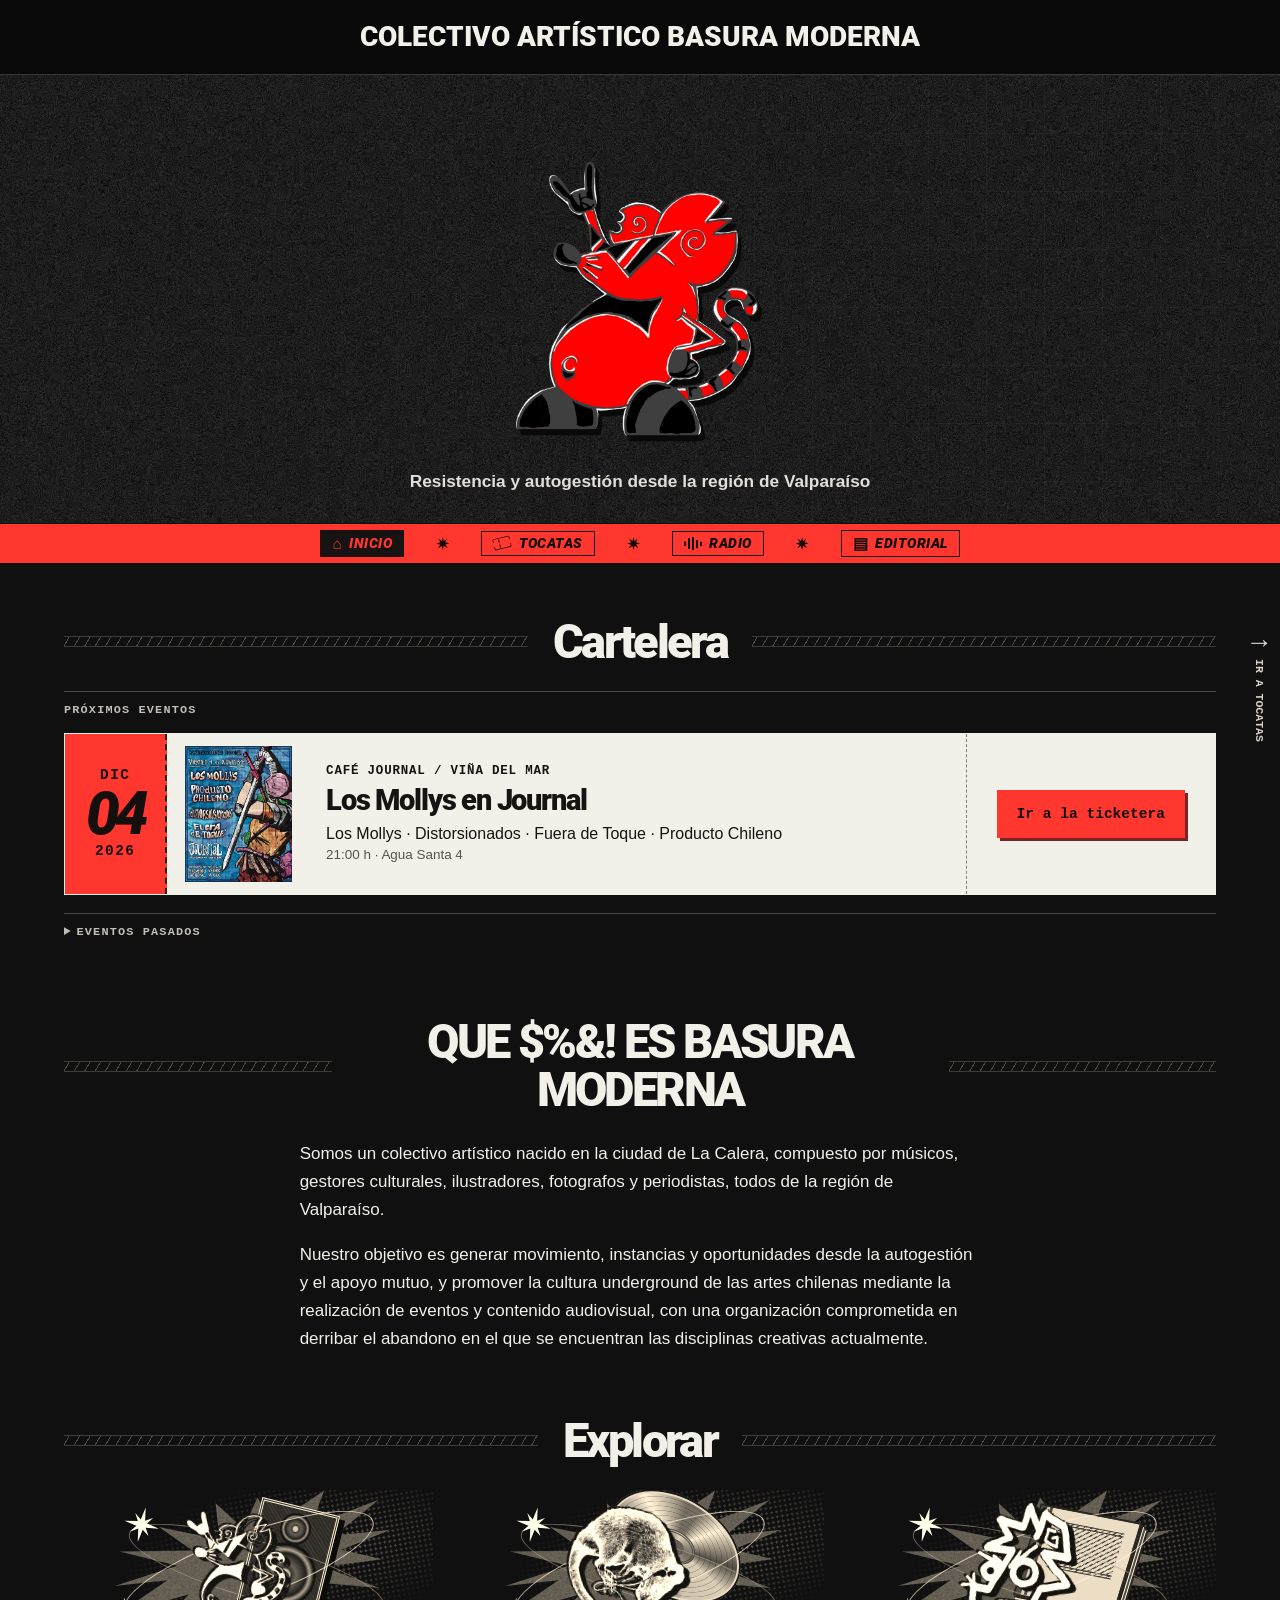
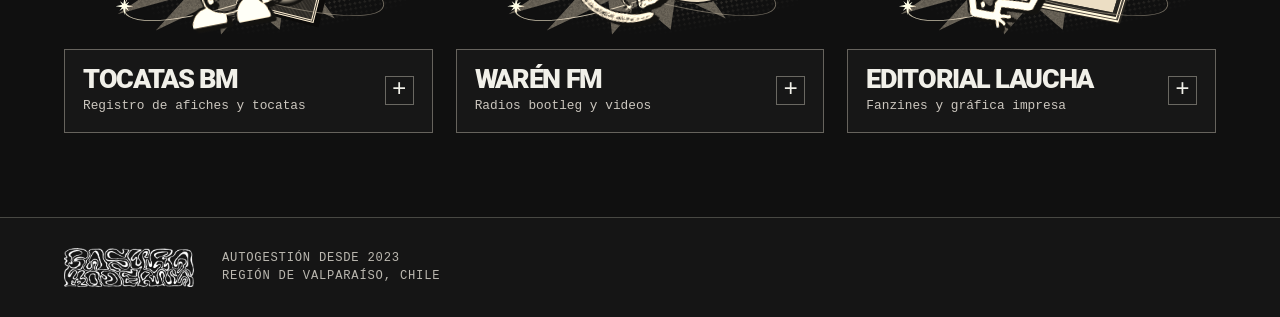
<file: index.html>
<!doctype html>
<html lang="es-CL" data-seccion="0">
  <head>
    <meta charset="utf-8">
    <meta name="viewport" content="width=device-width, initial-scale=1">
    <meta name="theme-color" content="#111111">
    <meta name="description" content="El portal del colectivo artístico Basura Moderna en la región de Valparaíso. Tocatas, archivo de afiches, Warén FM y Editorial Laucha.">
    <title>Basura Moderna — Tocatas, radio y gráfica independiente</title>
    <link rel="icon" href="assets/marcas/icono.png">
    <link rel="stylesheet" href="css/estilos.css">
    <script src="js/cartelera.js" defer></script>
    <script src="js/contenido.js" defer></script>
    <script src="js/portal.js" defer></script>
  </head>
  <body class="pagina-inicio">
    <a class="saltar" href="#principal">Saltar al contenido</a>
    <div class="cabecera-identidad"><div class="ancho cabecera-interior">COLECTIVO ARTÍSTICO BASURA MODERNA</div></div>
    <section class="portada">
      <video class="video-fondo" muted playsinline loop preload="metadata" src="assets/videos/estatica-fina.webm" aria-hidden="true"></video>
      <div class="ancho portada-interior">
        <h1 class="raton-portada"><img src="assets/marcas/bm-inicial.webp" width="850" height="850" alt="Basura Moderna"></h1>
        <p class="bajada"><strong>Resistencia y autogestión desde la región de Valparaíso</strong></p>
      </div>
    </section>
    <header class="franja-localidades">
      <nav class="localidades" aria-label="Principal">
        <a href="index.html" aria-current="page"><span aria-hidden="true" class="nav-icon ">⌂</span>Inicio</a>
        <i aria-hidden="true"></i>
        <a href="colectivo.html"><span aria-hidden="true" class="nav-icon icono-boleto"></span>Tocatas</a>
        <i aria-hidden="true"></i>
        <a href="waren-fm.html"><span aria-hidden="true" class="nav-icon icono-ondas"></span>Radio</a>
        <i aria-hidden="true"></i>
        <a href="editorial-laucha.html"><span aria-hidden="true" class="nav-icon ">▤</span>Editorial</a>
      </nav>
    </header>
    <main id="principal">
      <section class="ancho seccion cartelera" id="cartelera" aria-labelledby="cartelera-titulo">
        <div class="titular">
          <div class="linea-rayas" aria-hidden="true"></div>
          <h2 id="cartelera-titulo">Cartelera</h2>
          <div class="linea-rayas" aria-hidden="true"></div>
        </div>
        <div id="lista-cartelera">
          <p>Consulta la fecha en <a href="https://www.instagram.com/basuramoderna.cl/">Instagram del colectivo</a>.</p>
        </div>
      </section>
      <section class="ancho seccion manifiesto" aria-labelledby="que-es-bm">
        <div class="titular"><div class="linea-rayas" aria-hidden="true"></div><h2 id="que-es-bm">QUE $%&amp;! ES BASURA MODERNA</h2><div class="linea-rayas" aria-hidden="true"></div></div>
        <div class="manifiesto-texto"><p>Somos un colectivo artístico nacido en la ciudad de La Calera, compuesto por músicos, gestores culturales, ilustradores, fotografos y periodistas, todos de la región de Valparaíso.</p>
        <p>Nuestro objetivo es generar movimiento, instancias y oportunidades desde la autogestión y el apoyo mutuo, y promover la cultura underground de las artes chilenas mediante la realización de eventos y contenido audiovisual, con una organización comprometida en derribar el abandono en el que se encuentran las disciplinas creativas actualmente.</p></div>
      </section>
      <section class="ancho seccion portales" aria-labelledby="portales-titulo">
        <div class="titular">
          <div class="linea-rayas" aria-hidden="true"></div>
          <h2 id="portales-titulo">Explorar</h2>
          <div class="linea-rayas" aria-hidden="true"></div>
        </div>
        <div class="portales-grid">
          <a class="portal-card" href="colectivo.html">
            <div class="portal-arte collage collage-colectivo" aria-hidden="true">
              <div class="plancha">
                <span class="polvo"></span>
                <span class="explosion"></span>
                <span class="parlante"><i></i></span>
                <span class="orbita o-uno"></span>
                <span class="orbita o-dos"></span>
                <span class="rata-grabado"></span>
                <i class="destello sol-uno"></i>
                <i class="destello sol-tres"></i>
              </div>
            </div>
            <div class="portal-txt">
              <div>
                <h3>TOCATAS BM</h3>
                <p>Registro de afiches y tocatas</p>
              </div>
              <span class="plus" aria-hidden="true">+</span>
            </div>
          </a>
          <a class="portal-card" href="waren-fm.html">
            <div class="portal-arte collage collage-waren" aria-hidden="true">
              <div class="plancha">
                <span class="polvo"></span>
                <span class="explosion"></span>
                <span class="disco"><i></i></span>
                <span class="orbita o-uno"></span>
                <span class="orbita o-dos"></span>
                <span class="rata-grabado"></span>
                <i class="destello sol-uno"></i>
                <i class="destello sol-tres"></i>
              </div>
            </div>
            <div class="portal-txt">
              <div>
                <h3>WARÉN FM</h3>
                <p>Radios bootleg y videos</p>
              </div>
              <span class="plus" aria-hidden="true">+</span>
            </div>
          </a>
          <a class="portal-card" href="editorial-laucha.html">
            <div class="portal-arte collage collage-laucha" aria-hidden="true">
              <div class="plancha">
                <span class="polvo"></span>
                <span class="explosion"></span>
                <span class="libro"><i></i></span>
                <span class="orbita o-uno"></span>
                <span class="orbita o-dos"></span>
                <span class="rata-grabado"></span>
                <i class="destello sol-uno"></i>
                <i class="destello sol-tres"></i>
              </div>
            </div>
            <div class="portal-txt">
              <div>
                <h3>EDITORIAL LAUCHA</h3>
                <p>Fanzines y gráfica impresa</p>
              </div>
              <span class="plus" aria-hidden="true">+</span>
            </div>
          </a>
        </div>
      </section>
    </main>
    <nav class="laterales" aria-label="Recorrer secciones">
      <a class="siguiente" href="colectivo.html"><b aria-hidden="true">→</b><span>Ir a Tocatas</span></a>
    </nav>
    <footer class="pie">
      <div class="ancho pie-interior">
        <a href="index.html" class="pie-marca">
          <img src="assets/marcas/bm-letras-blanco.webp" alt="Basura Moderna" width="138" height="42">
        </a>
        <p>Autogestión desde 2023<br>Región de Valparaíso, Chile</p>
      </div>
    </footer>
  </body>
</html>
</file>
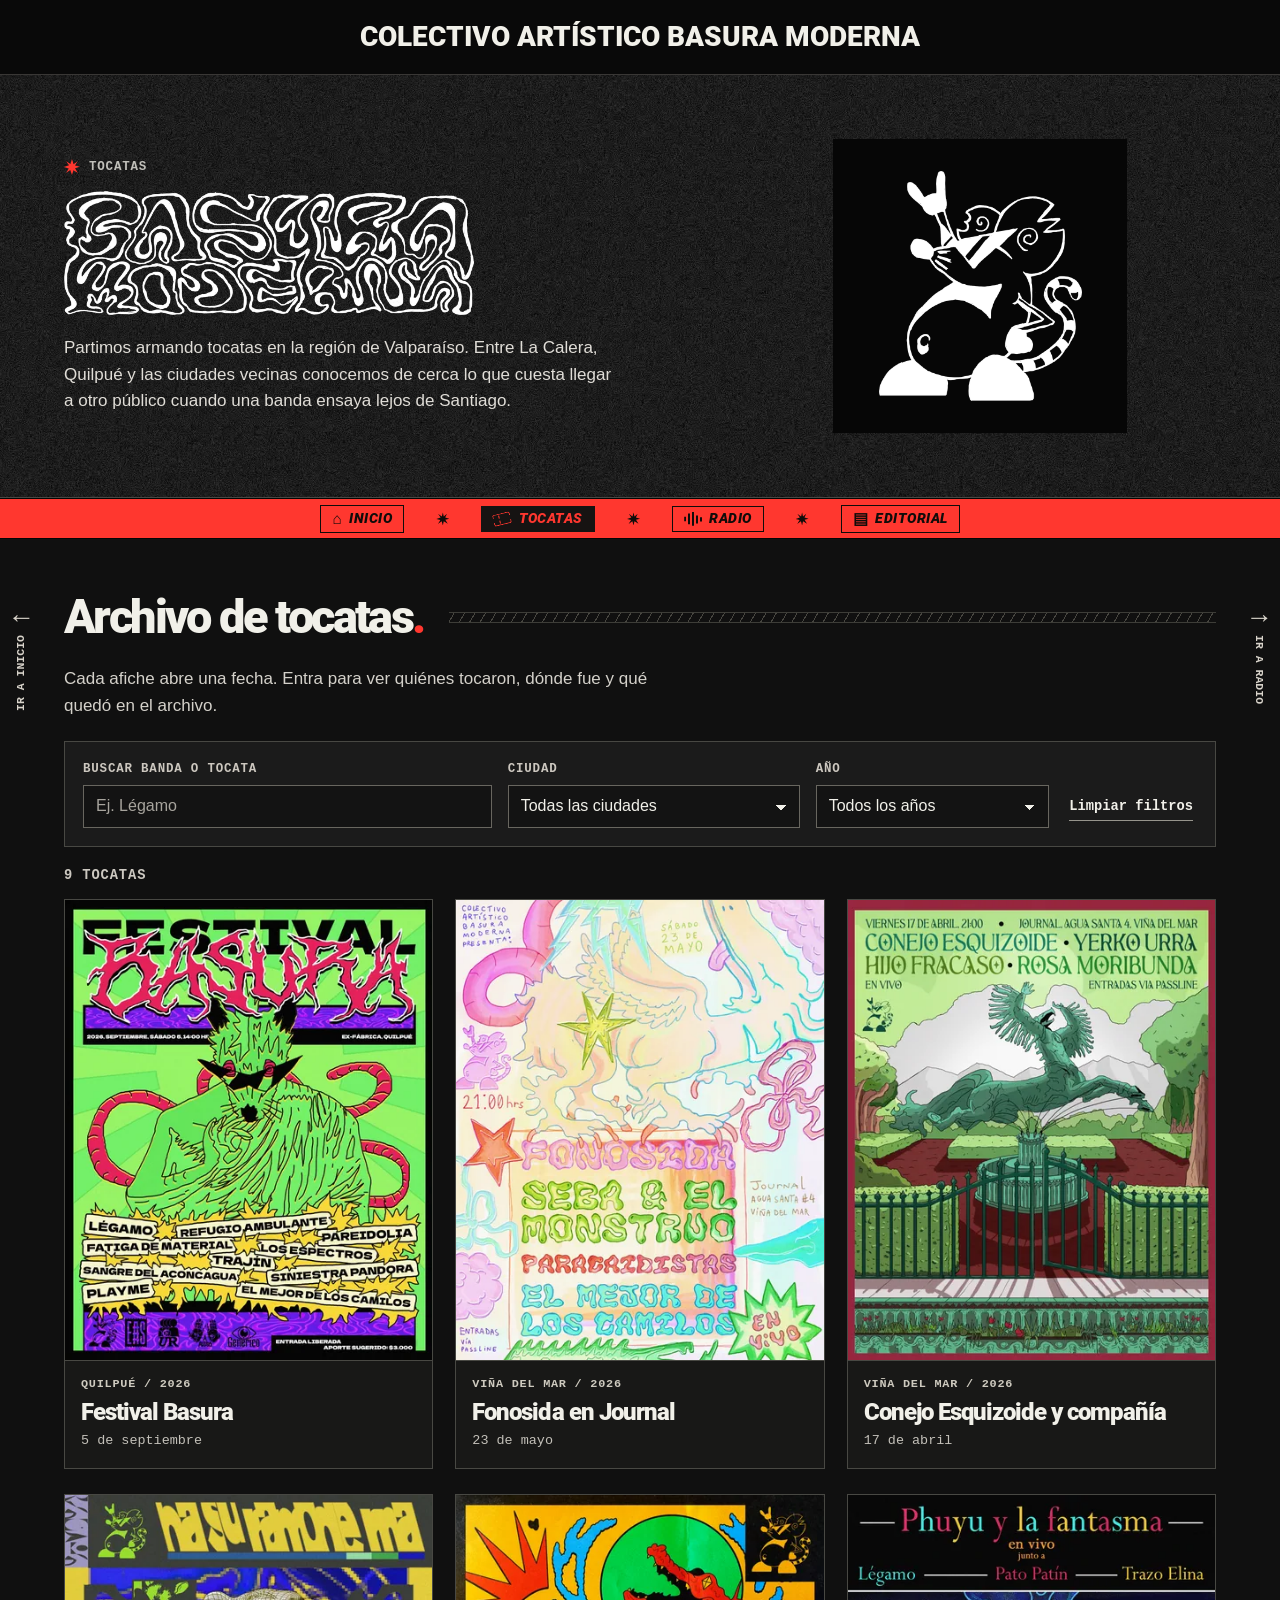
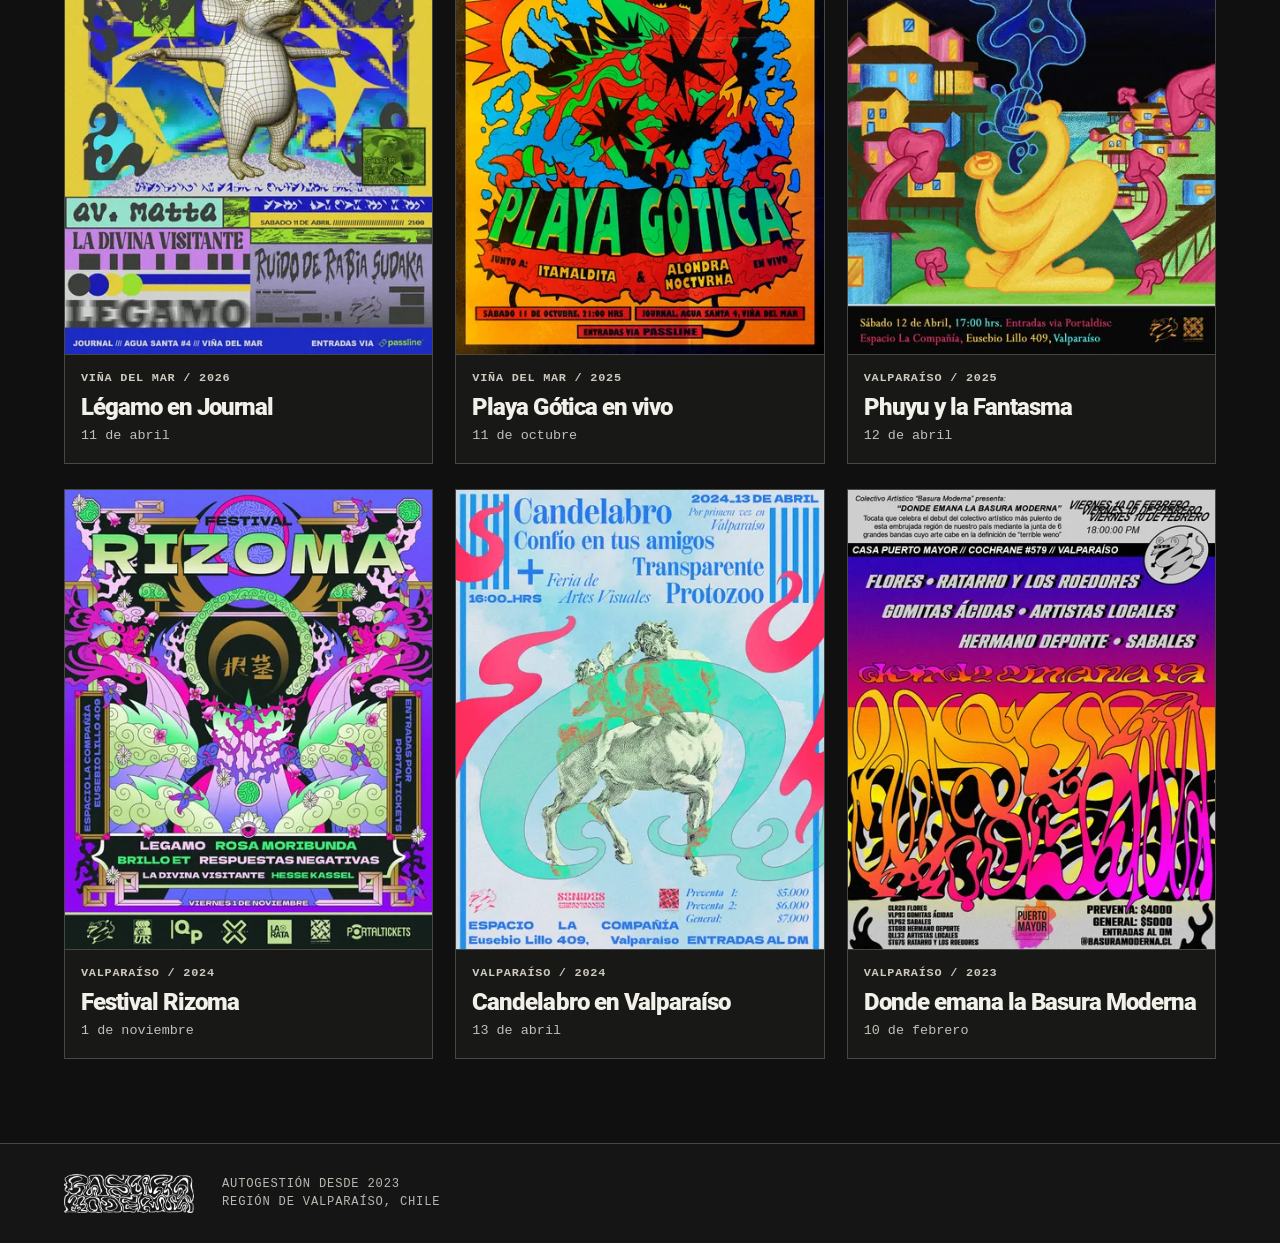
<file: colectivo.html>
<!doctype html>
<html lang="es-CL" data-seccion="1">
  <head>
    <meta charset="utf-8">
    <meta name="viewport" content="width=device-width, initial-scale=1">
    <meta name="theme-color" content="#111111">
    <meta name="description" content="Historia del colectivo y archivo de afiches, bandas y tocatas por ciudad y año.">
    <title>Tocatas — Basura Moderna</title>
    <link rel="icon" href="assets/marcas/icono.png">
    <link rel="stylesheet" href="css/estilos.css">
    <script src="js/cartelera.js" defer></script>
    <script src="js/contenido.js" defer></script>
    <script src="js/portal.js" defer></script>
    <script src="js/archivo.js" defer></script>
  </head>
  <body class="pagina-colectivo">
    <a class="saltar" href="#principal">Saltar al contenido</a>
    <div class="cabecera-identidad"><div class="ancho cabecera-interior">COLECTIVO ARTÍSTICO BASURA MODERNA</div></div>
    <section class="cab-seccion">
      <video class="video-fondo" muted playsinline loop preload="metadata" src="assets/videos/estatica-fina.webm" aria-hidden="true"></video>
      <div class="ancho interior-cab">
        <div>
          <p class="rotulo"><span class="estrella" aria-hidden="true"></span> Tocatas</p>
          <h1 class="titulo-marca"><img src="assets/marcas/bm-letras-blanco.webp" alt="Basura Moderna"></h1>
          <p>Partimos armando tocatas en la región de Valparaíso. Entre La Calera, Quilpué y las ciudades vecinas conocemos de cerca lo que cuesta llegar a otro público cuando una banda ensaya lejos de Santiago.</p>
          
        </div>
        <div class="sello-bm" aria-hidden="true"><img src="assets/marcas/bm-blanco.webp" alt=""></div>
      </div>
    </section>
    <header class="franja-localidades">
      <nav class="localidades" aria-label="Principal">
        <a href="index.html"><span aria-hidden="true" class="nav-icon ">⌂</span>Inicio</a>
        <i aria-hidden="true"></i>
        <a href="colectivo.html" aria-current="page"><span aria-hidden="true" class="nav-icon icono-boleto"></span>Tocatas</a>
        <i aria-hidden="true"></i>
        <a href="waren-fm.html"><span aria-hidden="true" class="nav-icon icono-ondas"></span>Radio</a>
        <i aria-hidden="true"></i>
        <a href="editorial-laucha.html"><span aria-hidden="true" class="nav-icon ">▤</span>Editorial</a>
      </nav>
    </header>
    <main id="principal">
      <section id="archivo" class="ancho seccion archivo">
        <div class="titular">
          <h2>Archivo de tocatas<span>.</span></h2>
          <div class="linea-rayas" aria-hidden="true"></div>
        </div>
        <p class="intro-archivo">Cada afiche abre una fecha. Entra para ver quiénes tocaron, dónde fue y qué quedó en el archivo.</p>
        <form class="filtros" id="filtros" role="search" aria-label="Filtrar las tocatas">
          <label>Buscar banda o tocata<input type="search" name="consulta" placeholder="Ej. Légamo" autocomplete="off"></label>
          <label>Ciudad<select name="ciudad">
              <option value="">Todas las ciudades</option>
            </select></label>
          <label>Año<select name="anio">
              <option value="">Todos los años</option>
            </select></label>
          <button class="enlace-linea" type="reset">Limpiar filtros</button>
        </form>
        <p id="cuenta-archivo" class="cuenta" role="status"></p>
        <div id="muro-archivo" class="muro"></div>
      </section>
    </main>
    <nav class="laterales" aria-label="Recorrer secciones">
      <a class="anterior" href="index.html"><b aria-hidden="true">←</b><span>Ir a Inicio</span></a>
      <a class="siguiente" href="waren-fm.html"><b aria-hidden="true">→</b><span>Ir a Radio</span></a>
    </nav>
    <footer class="pie">
      <div class="ancho pie-interior">
        <a href="index.html" class="pie-marca">
          <img src="assets/marcas/bm-letras-blanco.webp" alt="Basura Moderna" width="138" height="42">
        </a>
        <p>Autogestión desde 2023<br>Región de Valparaíso, Chile</p>
      </div>
    </footer>
  </body>
</html>
</file>
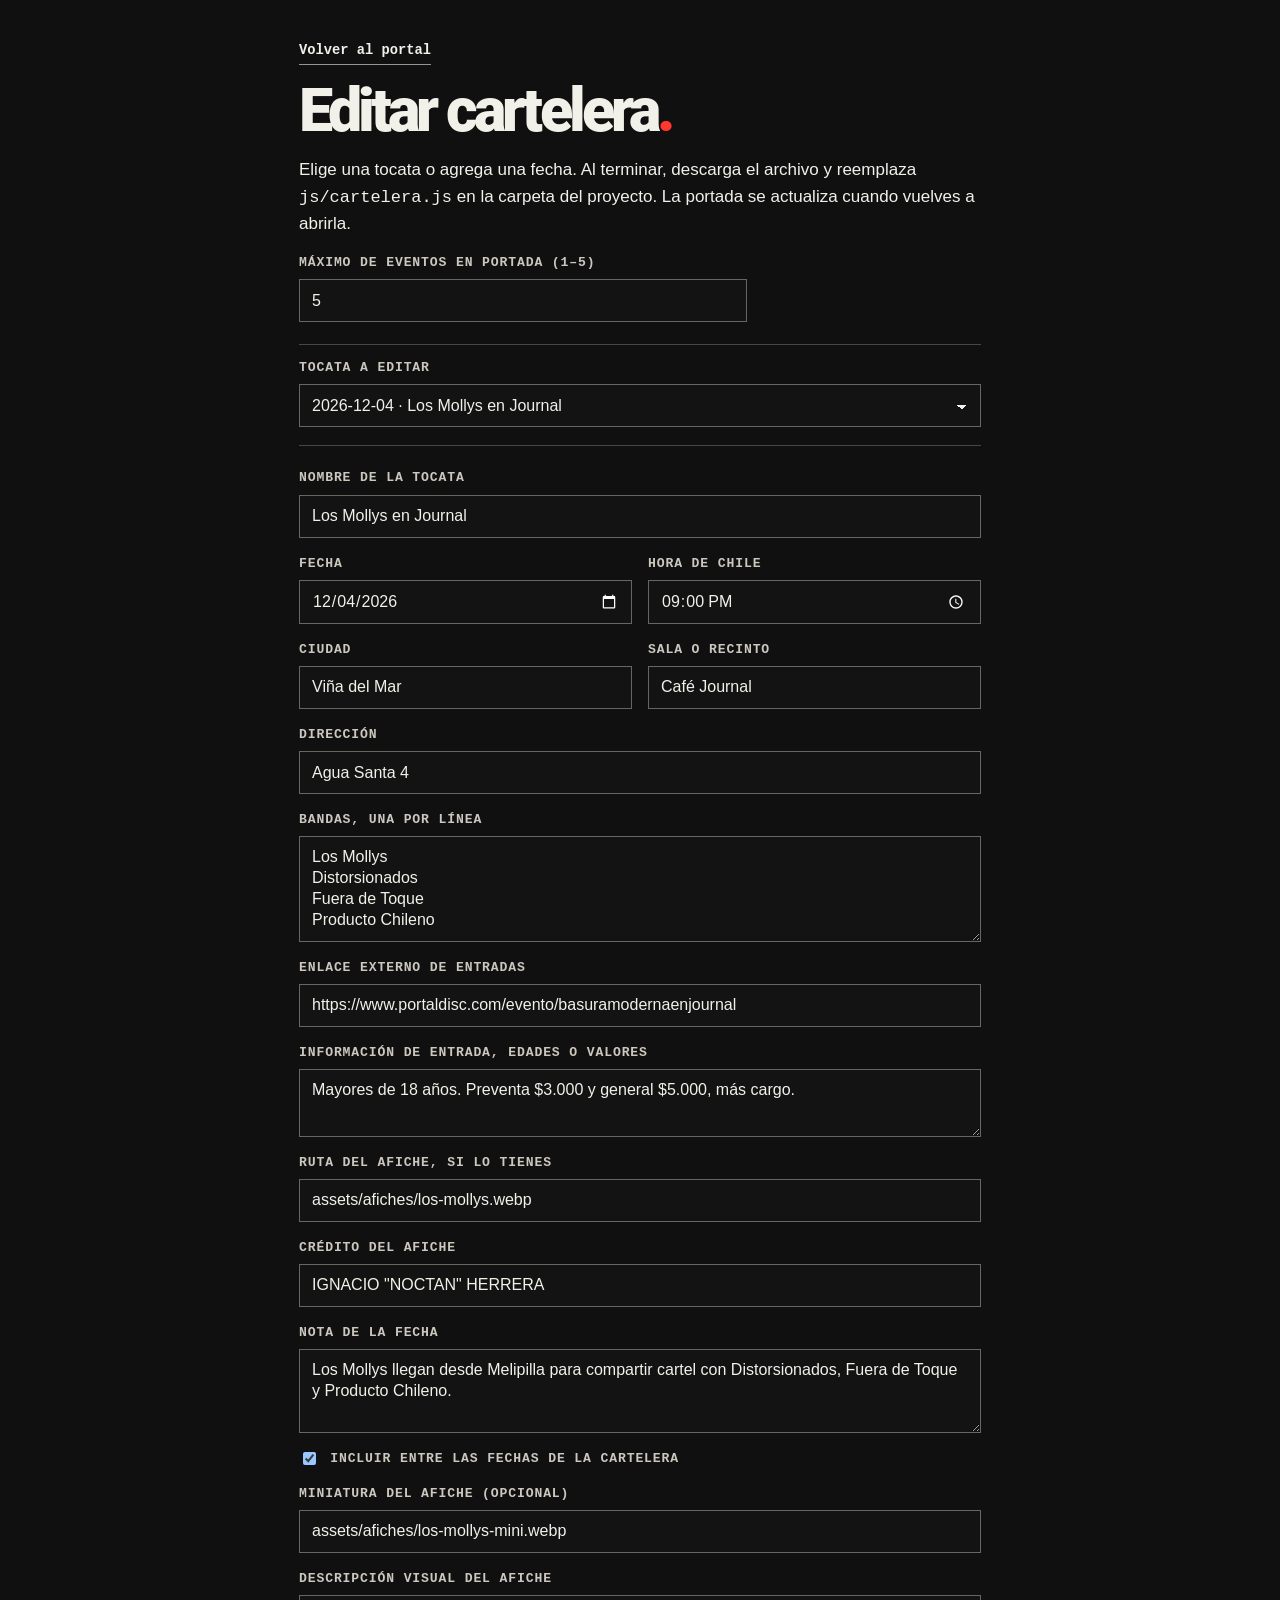
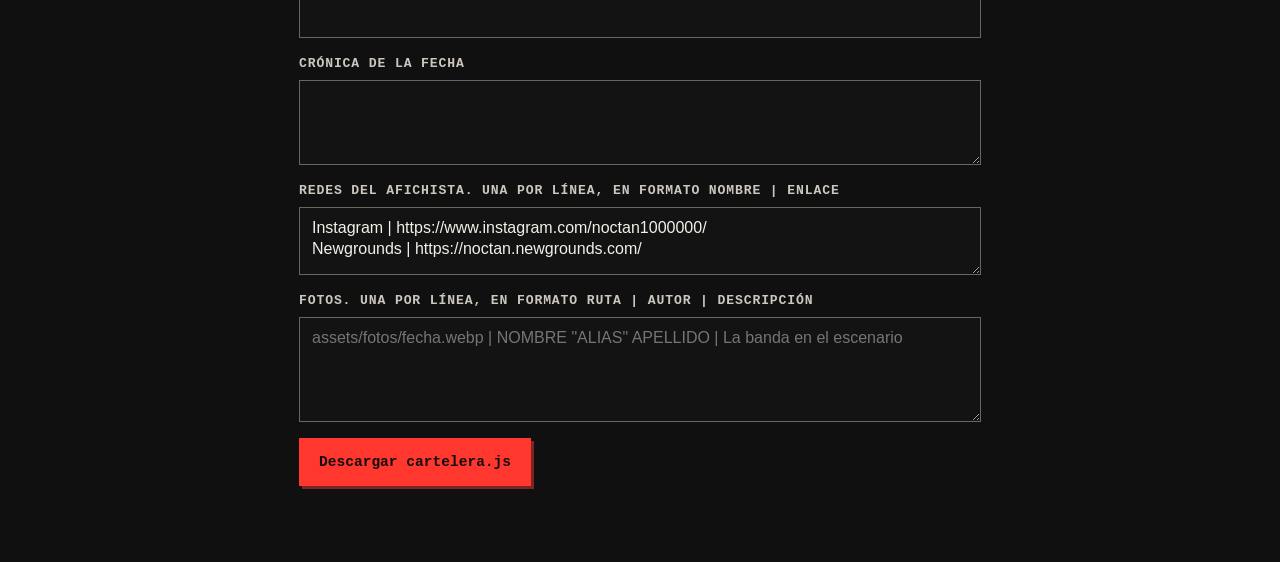
<file: editar-cartelera.html>
<!doctype html>
<html lang="es-CL">
  <head>
    <meta charset="utf-8">
    <meta name="viewport" content="width=device-width, initial-scale=1">
    <meta name="robots" content="noindex,nofollow">
    <title>Editar cartelera — Basura Moderna</title>
    <link rel="icon" href="assets/marcas/icono.png">
    <link rel="stylesheet" href="css/estilos.css">
    <script src="js/cartelera.js" defer></script>
    <script src="js/contenido.js" defer></script>
    <script src="js/editar-cartelera.js" defer></script>
  </head>
  <body>
    <main class="editor-guia">
      <a class="enlace-linea" href="index.html">Volver al portal</a>
      <h1>Editar cartelera<span>.</span></h1>
      <p>Elige una tocata o agrega una fecha. Al terminar, descarga el archivo y reemplaza <code>js/cartelera.js</code> en la carpeta del proyecto. La portada se actualiza cuando vuelves a abrirla.</p>
      <label class="limite-cartelera">Máximo de eventos en portada (1–5)<input form="evento" id="limite" type="number" min="1" max="5" required></label>
      <div class="selector-fecha">
        <label>Tocata a editar<select id="elegir"></select></label>
      </div>
      <form id="evento">
        <label class="todo">Nombre de la tocata<input name="titulo" required></label>
        <label>Fecha<input type="date" name="fecha" required></label>
        <label>Hora de Chile<input type="time" name="hora"></label>
        <label>Ciudad<input name="ciudad" required></label>
        <label>Sala o recinto<input name="sala" required></label>
        <label class="todo">Dirección<input name="direccion"></label>
        <label class="todo">Bandas, una por línea<textarea name="bandas" rows="4"></textarea></label>
        <label class="todo">Enlace externo de entradas<input name="entrada" type="url" pattern="https?://.+" placeholder="https://"></label>
        <label class="todo">Información de entrada, edades o valores<textarea name="aviso" rows="2"></textarea></label>
        <label class="todo">Ruta del afiche, si lo tienes<input name="afiche" placeholder="assets/afiches/mi-tocata.webp"></label>
        <label class="todo">Crédito del afiche<input name="credito"></label>
        <label class="todo">Nota de la fecha<textarea name="nota" rows="3"></textarea></label>
        <label class="todo control-visible"><input type="checkbox" name="visibleCartelera" checked> Incluir entre las fechas de la cartelera</label>
        <label class="todo">Miniatura del afiche (opcional)<input name="mini" placeholder="assets/afiches/mi-fecha-mini.webp"></label>
        <label class="todo">Descripción visual del afiche<input name="alt"></label>
        <label class="todo">Crónica de la fecha<textarea name="cronica" rows="3"></textarea></label>
        <label class="todo">Redes del afichista. Una por línea, en formato nombre | enlace<textarea name="redes" rows="2"></textarea></label>
        <label class="todo">Fotos. Una por línea, en formato ruta | autor | descripción<textarea name="fotos" rows="4" placeholder='assets/fotos/fecha.webp | NOMBRE "ALIAS" APELLIDO | La banda en el escenario'></textarea></label>
        <div class="acciones todo">
          <button class="boton rojo" type="submit">Descargar cartelera.js</button>
        </div>
        <output class="todo" id="estado" role="status"></output>
      </form>
    </main>
  </body>
</html>
</file>
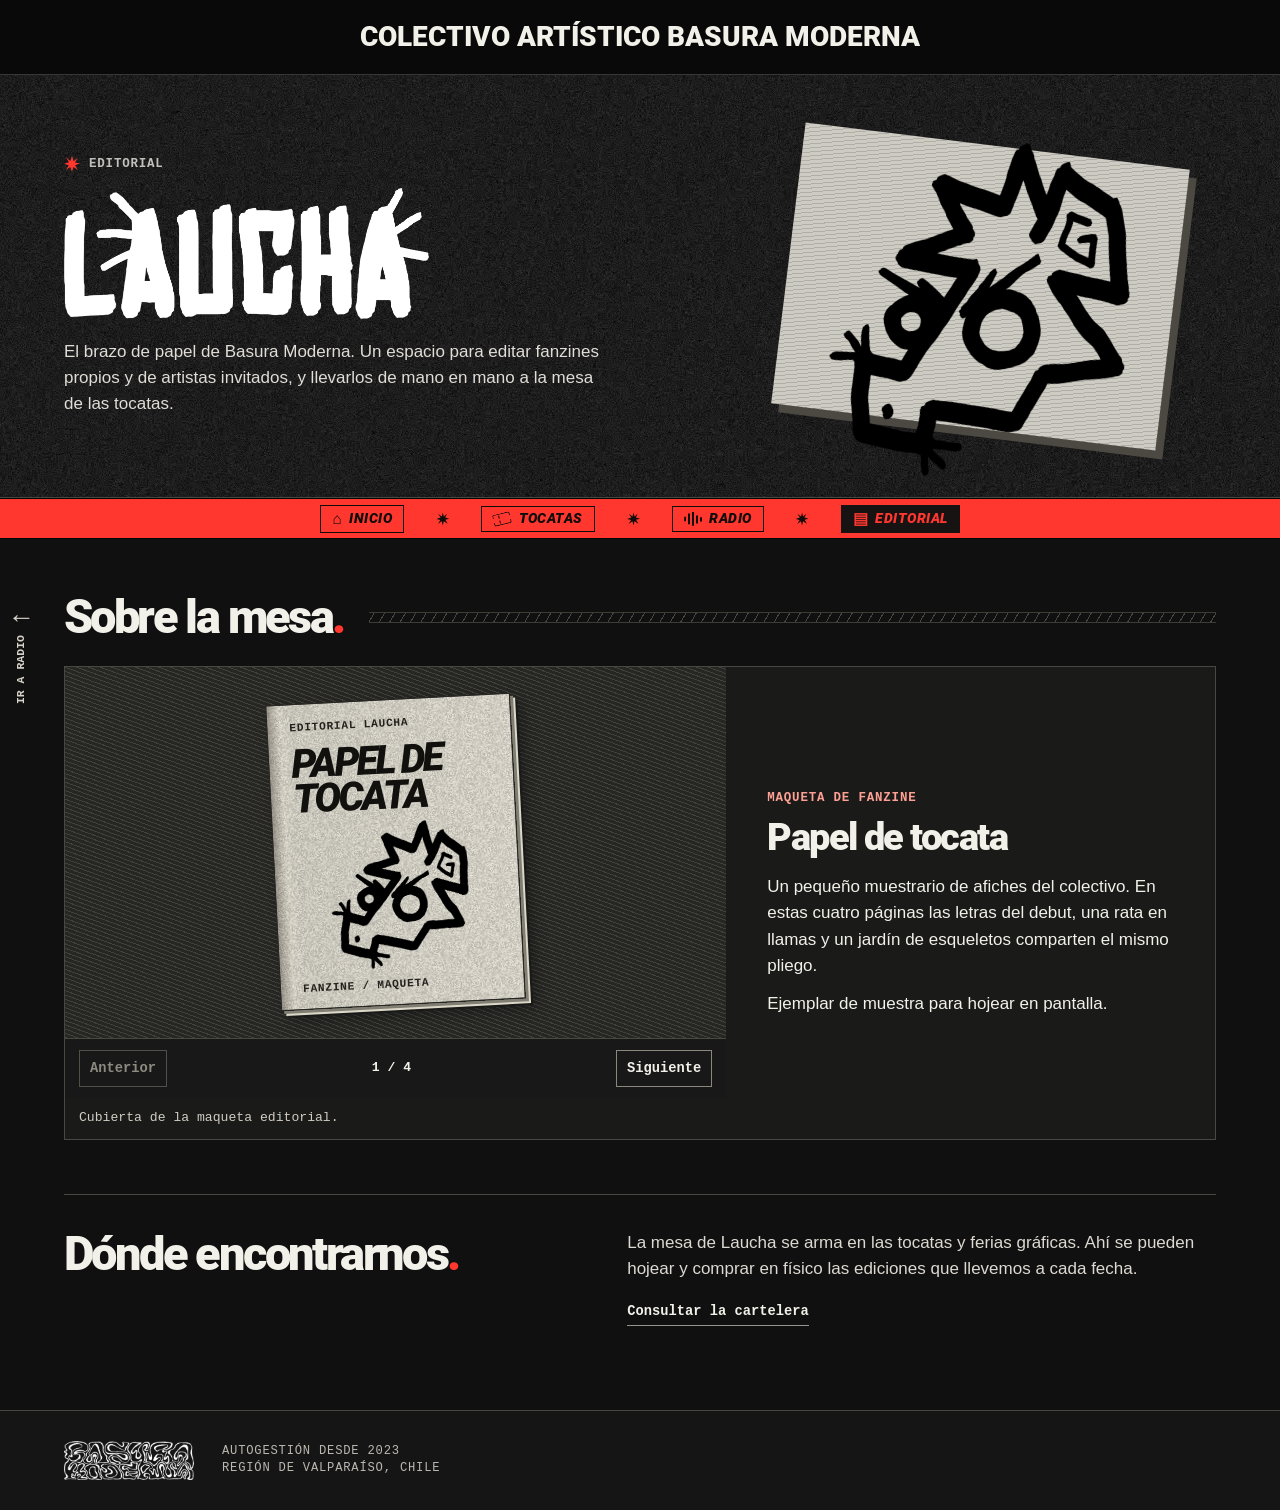
<file: editorial-laucha.html>
<!doctype html>
<html lang="es-CL" data-seccion="3">
  <head>
    <meta charset="utf-8">
    <meta name="viewport" content="width=device-width, initial-scale=1">
    <meta name="theme-color" content="#111111">
    <meta name="description" content="Fanzines, gráfica e impresos de Editorial Laucha. Hojear las publicaciones y encontrar la mesa en las tocatas.">
    <title>Editorial Laucha — Basura Moderna</title>
    <link rel="icon" href="assets/marcas/icono.png">
    <link rel="stylesheet" href="css/estilos.css">
    <script src="js/cartelera.js" defer></script>
    <script src="js/contenido.js" defer></script>
    <script src="js/portal.js" defer></script>
    <script src="js/editorial.js" defer></script>
  </head>
  <body class="pagina-editorial">
    <a class="saltar" href="#principal">Saltar al contenido</a>
    <div class="cabecera-identidad"><div class="ancho cabecera-interior">COLECTIVO ARTÍSTICO BASURA MODERNA</div></div>
    <section class="cab-seccion editorial-cab">
      <video class="video-fondo" muted playsinline loop preload="metadata" src="assets/videos/estatica-fina.webm" aria-hidden="true"></video>
      <div class="ancho interior-cab">
        <div>
          <p class="rotulo"><span class="estrella" aria-hidden="true"></span> Editorial</p>
          <h1 class="titulo-marca">
            
            <img src="assets/marcas/laucha-letras-blanco.webp" alt="Laucha">
          </h1>
          <p>El brazo de papel de Basura Moderna. Un espacio para editar fanzines propios y de artistas invitados, y llevarlos de mano en mano a la mesa de las tocatas.</p>
          
        </div>
        <div class="sello-laucha" aria-hidden="true">
          <img src="assets/marcas/laucha-negro.webp" alt="">
        </div>
      </div>
    </section>
    <header class="franja-localidades">
      <nav class="localidades" aria-label="Principal">
        <a href="index.html"><span aria-hidden="true" class="nav-icon ">⌂</span>Inicio</a>
        <i aria-hidden="true"></i>
        <a href="colectivo.html"><span aria-hidden="true" class="nav-icon icono-boleto"></span>Tocatas</a>
        <i aria-hidden="true"></i>
        <a href="waren-fm.html"><span aria-hidden="true" class="nav-icon icono-ondas"></span>Radio</a>
        <i aria-hidden="true"></i>
        <a href="editorial-laucha.html" aria-current="page"><span aria-hidden="true" class="nav-icon ">▤</span>Editorial</a>
      </nav>
    </header>
    <main id="principal">
      <section class="ancho seccion" id="mesa">
        <div class="titular">
          <h2>Sobre la mesa<span>.</span></h2>
          <div class="linea-rayas" aria-hidden="true"></div>
        </div>
        <div id="publicaciones" class="publicaciones"></div>
      </section>
      <section class="ancho seccion labor">
        <h2>Dónde encontrarnos<span>.</span></h2>
        <div>
          <p>La mesa de Laucha se arma en las tocatas y ferias gráficas. Ahí se pueden hojear y comprar en físico las ediciones que llevemos a cada fecha.</p>
          <a class="enlace-linea" href="index.html#cartelera">Consultar la cartelera</a>
        </div>
      </section>
    </main>
    <nav class="laterales" aria-label="Recorrer secciones">
      <a class="anterior" href="waren-fm.html"><b aria-hidden="true">←</b><span>Ir a Radio</span></a>
    </nav>
    <footer class="pie">
      <div class="ancho pie-interior">
        <a href="index.html" class="pie-marca">
          <img src="assets/marcas/bm-letras-blanco.webp" alt="Basura Moderna" width="138" height="42">
        </a>
        <p>Autogestión desde 2023<br>Región de Valparaíso, Chile</p>
      </div>
    </footer>
  </body>
</html>
</file>
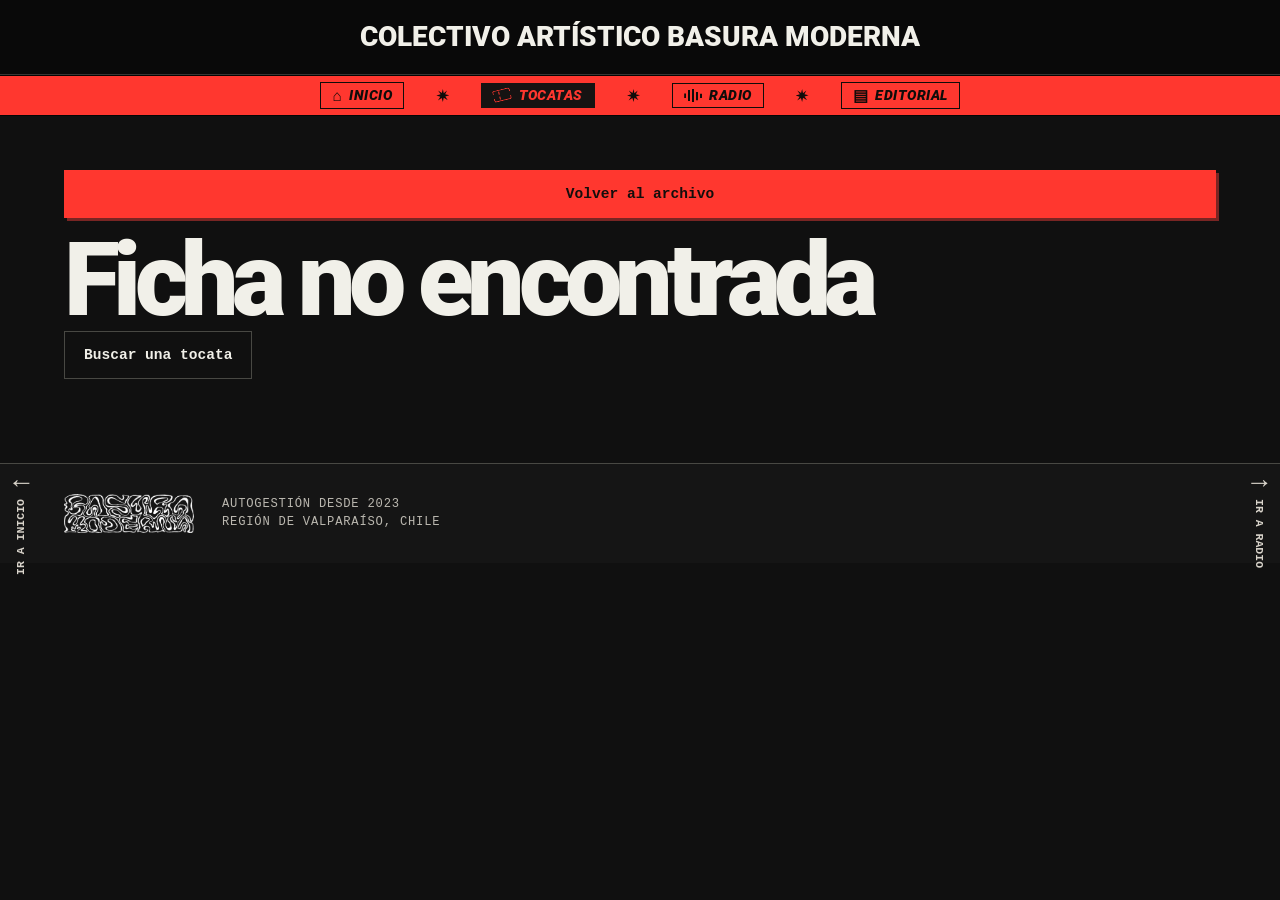
<file: tocata.html>
<!doctype html>
<html lang="es-CL" data-seccion="1">
  <head>
    <meta charset="utf-8">
    <meta name="viewport" content="width=device-width, initial-scale=1">
    <meta name="theme-color" content="#111111">
    <meta name="description" content="Afiche completo, registro, lugar y bandas de una tocata de Basura Moderna.">
    <title>Ficha de tocata — Basura Moderna</title>
    <link rel="icon" href="assets/marcas/icono.png">
    <link rel="stylesheet" href="css/estilos.css">
    <script src="js/cartelera.js" defer></script>
    <script src="js/contenido.js" defer></script>
    <script src="js/portal.js" defer></script>
    <script src="js/archivo.js" defer></script>
  </head>
  <body class="pagina-colectivo">
    <a class="saltar" href="#principal">Saltar al contenido</a>
    <div class="cabecera-identidad"><div class="ancho cabecera-interior">COLECTIVO ARTÍSTICO BASURA MODERNA</div></div>
    <header class="franja-localidades">
      <nav class="localidades" aria-label="Principal">
        <a href="index.html"><span aria-hidden="true" class="nav-icon ">⌂</span>Inicio</a>
        <i aria-hidden="true"></i>
        <a href="colectivo.html" aria-current="page"><span aria-hidden="true" class="nav-icon icono-boleto"></span>Tocatas</a>
        <i aria-hidden="true"></i>
        <a href="waren-fm.html"><span aria-hidden="true" class="nav-icon icono-ondas"></span>Radio</a>
        <i aria-hidden="true"></i>
        <a href="editorial-laucha.html"><span aria-hidden="true" class="nav-icon ">▤</span>Editorial</a>
      </nav>
    </header>
    <main id="principal" class="ancho seccion ficha">
      <a id="volver-archivo" class="boton rojo volver-archivo" href="colectivo.html#archivo">Volver al archivo</a>
      <article id="ficha-tocata">
        <h1>Ficha de tocata</h1>
      </article>
    </main>
    <nav class="laterales" aria-label="Recorrer secciones">
      <a class="anterior" href="index.html"><b aria-hidden="true">←</b><span>Ir a Inicio</span></a>
      <a class="siguiente" href="waren-fm.html"><b aria-hidden="true">→</b><span>Ir a Radio</span></a>
    </nav>
    <footer class="pie">
      <div class="ancho pie-interior">
        <a href="index.html" class="pie-marca">
          <img src="assets/marcas/bm-letras-blanco.webp" alt="Basura Moderna" width="138" height="42">
        </a>
        <p>Autogestión desde 2023<br>Región de Valparaíso, Chile</p>
      </div>
    </footer>
  </body>
</html>
</file>
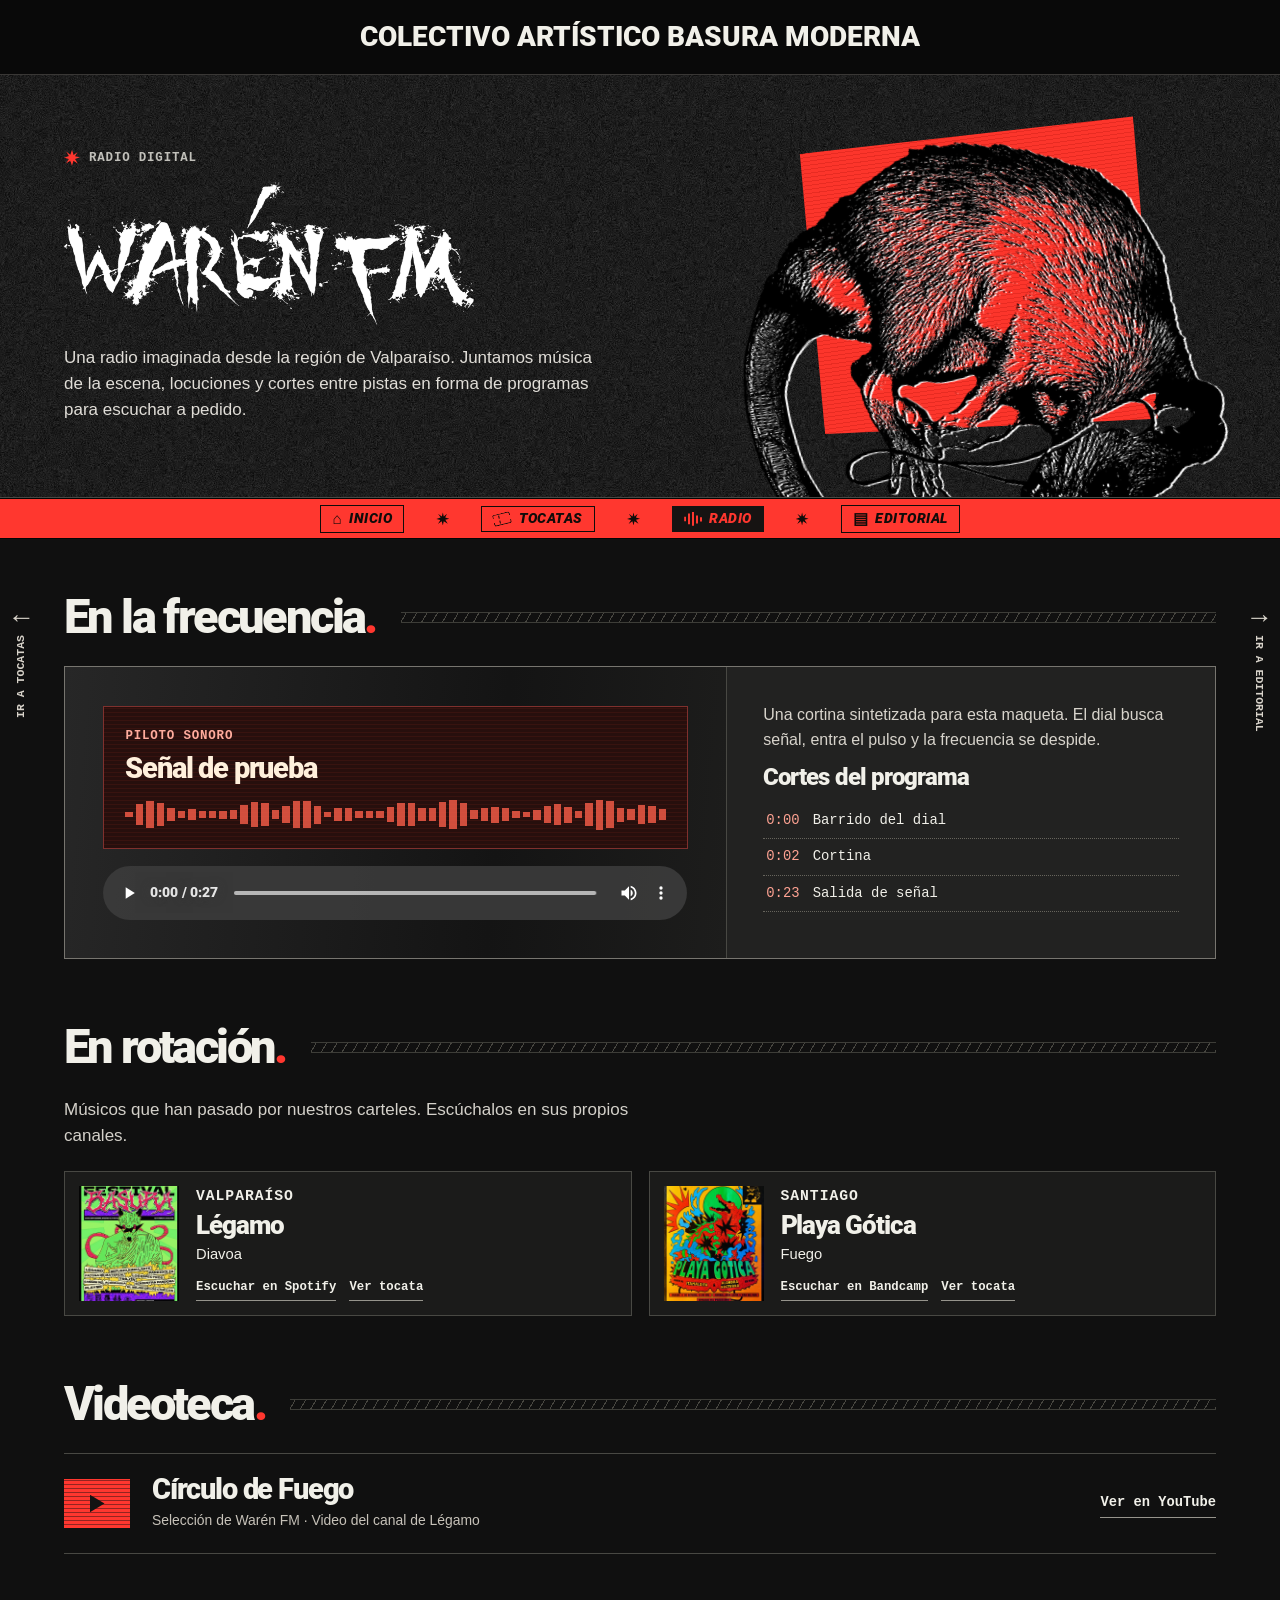
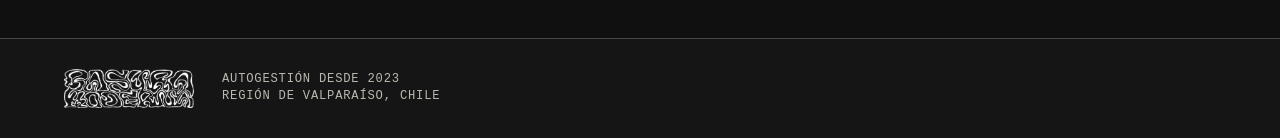
<file: waren-fm.html>
<!doctype html>
<html lang="es-CL" data-seccion="2">
  <head>
    <meta charset="utf-8">
    <meta name="viewport" content="width=device-width, initial-scale=1">
    <meta name="theme-color" content="#111111">
    <meta name="description" content="Programas a pedido, una cortina de prueba y músicos en rotación desde la región de Valparaíso.">
    <title>Warén FM — Basura Moderna</title>
    <link rel="icon" href="assets/marcas/icono.png">
    <link rel="stylesheet" href="css/estilos.css">
    <script src="js/cartelera.js" defer></script>
    <script src="js/contenido.js" defer></script>
    <script src="js/portal.js" defer></script>
    <script src="js/radio.js" defer></script>
  </head>
  <body class="pagina-radio">
    <a class="saltar" href="#principal">Saltar al contenido</a>
    <div class="cabecera-identidad"><div class="ancho cabecera-interior">COLECTIVO ARTÍSTICO BASURA MODERNA</div></div>
    <section class="cab-seccion radio-cab">
      <video class="video-fondo" muted playsinline loop preload="metadata" src="assets/videos/estatica-fina.webm" aria-hidden="true"></video>
      <div class="ancho interior-cab">
        <div>
          <p class="rotulo"><span class="estrella" aria-hidden="true"></span> Radio digital</p>
          <h1 class="titulo-marca">
            <img src="assets/marcas/waren-letras-blanco.webp" alt="Warén FM">
          </h1>
          <p>Una radio imaginada desde la región de Valparaíso. Juntamos música de la escena, locuciones y cortes entre pistas en forma de programas para escuchar a pedido.</p>
          
        </div>
        <div class="grabado-radio" aria-hidden="true">
          <img src="assets/marcas/waren-negro.webp" alt="">
        </div>
      </div>
    </section>
    <header class="franja-localidades">
      <nav class="localidades" aria-label="Principal">
        <a href="index.html"><span aria-hidden="true" class="nav-icon ">⌂</span>Inicio</a>
        <i aria-hidden="true"></i>
        <a href="colectivo.html"><span aria-hidden="true" class="nav-icon icono-boleto"></span>Tocatas</a>
        <i aria-hidden="true"></i>
        <a href="waren-fm.html" aria-current="page"><span aria-hidden="true" class="nav-icon icono-ondas"></span>Radio</a>
        <i aria-hidden="true"></i>
        <a href="editorial-laucha.html"><span aria-hidden="true" class="nav-icon ">▤</span>Editorial</a>
      </nav>
    </header>
    <main id="principal">
      <section class="ancho seccion" id="reproductor">
        <div class="titular">
          <h2>En la frecuencia<span>.</span></h2>
          <div class="linea-rayas" aria-hidden="true"></div>
        </div>
        <div class="equipo" id="radio-equipo"></div>
      </section>
      <section class="ancho seccion">
        <div class="titular">
          <h2>En rotación<span>.</span></h2>
          <div class="linea-rayas" aria-hidden="true"></div>
        </div>
        <p class="intro-archivo">Músicos que han pasado por nuestros carteles. Escúchalos en sus propios canales.</p>
        <div class="rotaciones" id="rotaciones"></div>
      </section>
      <section class="ancho seccion">
        <div class="titular">
          <h2>Videoteca<span>.</span></h2>
          <div class="linea-rayas" aria-hidden="true"></div>
        </div>
        <div id="videoteca"></div>
      </section>
    </main>
    <nav class="laterales" aria-label="Recorrer secciones">
      <a class="anterior" href="colectivo.html"><b aria-hidden="true">←</b><span>Ir a Tocatas</span></a>
      <a class="siguiente" href="editorial-laucha.html"><b aria-hidden="true">→</b><span>Ir a Editorial</span></a>
    </nav>
    <footer class="pie">
      <div class="ancho pie-interior">
        <a href="index.html" class="pie-marca">
          <img src="assets/marcas/bm-letras-blanco.webp" alt="Basura Moderna" width="138" height="42">
        </a>
        <p>Autogestión desde 2023<br>Región de Valparaíso, Chile</p>
      </div>
    </footer>
  </body>
</html>
</file>
<file: css/estilos.css>
@font-face {
  font-family: Roboto;
  src: url("../assets/fuentes/roboto-negra.woff2") format("woff2");
  font-weight: 900;
  font-style: normal;
  font-display: swap;
}

@font-face {
  font-family: Roboto;
  src: url("../assets/fuentes/roboto-negra-italica.woff2") format("woff2");
  font-weight: 900;
  font-style: italic;
  font-display: swap;
}


/* Colores, tipografía y espaciado */
:root {
  color-scheme: dark;
  --negro: #101010;
  --tinta: #161616;
  --rojo: #ff372f;
  --hueso: #f1f0e9;
  --ceniza: #c1c0ba;
  --borde: #484843;
  --mono: "IBM Plex Mono",Consolas,"Liberation Mono",monospace;
  --display: Roboto,"Arial Black",Arial,sans-serif;
  --ancho: 1320px;
  --margen: clamp(20px,5vw,80px);
}

* {
  box-sizing: border-box;
}

html {
  scroll-behavior: smooth;
  scroll-padding-top: 22px;
}

body {
  margin: 0;
  background: var(--negro);
  color: var(--hueso);
  font: 17px/1.55 Arial,Helvetica,sans-serif;
  -webkit-font-smoothing: antialiased;
}

img {
  display: block;
  max-width: 100%;
}

a {
  color: inherit;
  text-decoration-thickness: 1px;
  text-underline-offset: 4px;
}

button,input,select,textarea {
  font: inherit;
}

button,a,select,input[type="range"] {
  touch-action: manipulation;
}

button {
  cursor: pointer;
}

button:disabled {
  cursor: default;
}

a:focus-visible,button:focus-visible,select:focus-visible,input:focus-visible,textarea:focus-visible,summary:focus-visible {
  outline: 3px solid #ffcf50;
  outline-offset: 4px;
}

::selection {
  color: #0a0a0a;
  background: var(--rojo);
}

.ancho {
  width: min(calc(100% - (var(--margen) * 2)),var(--ancho));
  margin-inline: auto;
}

.saltar {
  position: fixed;
  z-index: 30;
  left: 12px;
  top: 9px;
  transform: translateY(-155%);
  padding: 9px 14px;
  background: var(--hueso);
  color: var(--negro);
}

.saltar:focus {
  transform: none;
}

h1,h2,h3,h4,p,figure {
  margin: 0;
}

h1,h2,h3,h4 {
  font-family: var(--display);
  font-weight: 900;
  line-height: .99;
}

h1 {
  font-size: clamp(3.1rem,8vw,7rem);
  letter-spacing: -.065em;
}

h2 {
  font-size: clamp(2.2rem,3.7vw,3.6rem);
  letter-spacing: -.055em;
  line-height: 1.02;
}

h2>span,h1>span:not(.editorial-nombre) {
  color: var(--rojo);
}

h3 {
  font-size: clamp(1.5rem,2.3vw,2.25rem);
  letter-spacing: -.04em;
}

.seccion {
  padding-block: clamp(32px,4.2vw,65px);
}

.seccion+.seccion {
  padding-top: 10px;
}

.titular {
  display: flex;
  align-items: center;
  gap: 25px;
  margin-bottom: 25px;
}

.linea-rayas {
  flex: 1;
  height: 11px;
  border-block: 1px solid #494943;
  background: repeating-linear-gradient(120deg,transparent 0 4px,#55544d 4px 5px,transparent 5px 9px);
  opacity: .8;
}

.rotulo,.cuenta,.filtros label,.meta,.pie-interior p,.datos dt,.sello-info,.folio-info,.editor-guia label {
  font: 700 .78rem/1.45 var(--mono);
  letter-spacing: .065em;
  text-transform: uppercase;
}

.rotulo {
  display: flex;
  align-items: center;
  gap: 9px;
  flex-wrap: wrap;
  color: var(--ceniza);
}

.rotulo .separador {
  color: var(--rojo);
}

.estrella {
  width: 16px;
  height: 16px;
  display: inline-block;
  background: var(--rojo);
  clip-path: polygon(50% 0,60% 33%,85% 14%,69% 41%,100% 48%,69% 58%,87% 88%,59% 70%,50% 100%,39% 69%,13% 87%,30% 59%,0 50%,31% 40%,13% 12%,40% 32%);
}


/* Cabecera, navegación y botones */
.cabecera {
  position: relative;
  z-index: 10;
  background: #111;
  border-bottom: 1px solid #474742;
}

.cabecera-interior {
  height: 74px;
  display: flex;
  align-items: center;
  gap: clamp(22px,3vw,48px);
}

.marca {
  display: inline-flex;
  align-items: center;
  gap: 9px;
  flex-shrink: 0;
  text-decoration: none;
}

.marca-raton {
  width: 38px;
  height: 45px;
  object-fit: contain;
}

.marca-nombre {
  width: 112px;
  height: auto;
}

.nav-principal {
  display: flex;
  align-items: stretch;
  justify-content: center;
  gap: clamp(20px,2.6vw,44px);
  align-self: stretch;
  margin-left: auto;
}

.nav-principal a,.boleto-nav,.boton,.enlace-linea,.pie nav a,.accion-peq,.cuenta {
  font: 700 .86rem/1.25 var(--mono);
}

.nav-principal a {
  position: relative;
  display: flex;
  align-items: center;
  color: #cecdc7;
  text-decoration: none;
  white-space: nowrap;
}

.nav-principal a[aria-current],.nav-principal a:hover {
  color: var(--hueso);
}

.nav-principal a[aria-current]::before {
  content: "";
  position: absolute;
  height: 3px;
  bottom: 14px;
  left: 0;
  right: 0;
  background: var(--rojo);
}

.boleto-nav,.boton,.accion-peq {
  display: inline-flex;
  align-items: center;
  justify-content: center;
  gap: 11px;
  text-decoration: none;
}

.boleto-nav {
  color: var(--hueso);
  border: 1px solid #77756f;
  padding: 10px 15px;
}

.boleto-nav:hover {
  background: var(--hueso);
  color: #131313;
}

.icono-boleto {
  display: inline-block;
  position: relative;
  width: 22px;
  height: 14px;
  flex: none;
  transform: rotate(-14deg);
  border: 1.7px solid currentColor;
  border-radius: 2px;
  mask: radial-gradient(circle 2.3px at left center,transparent 97%,#000) left/52% 100% no-repeat,radial-gradient(circle 2.3px at right center,transparent 97%,#000) right/52% 100% no-repeat;
}

.icono-boleto::before {
  content: "";
  position: absolute;
  inset: 1px auto 1px 5px;
  border-left: 1px dashed currentColor;
}

.boton-menu {
  display: none;
}

.boton {
  min-height: 48px;
  padding: 13px 19px;
  border: 1px solid var(--borde);
  background: transparent;
  color: var(--hueso);
  font-size: .91rem;
}

.boton:hover,.accion-peq:hover {
  background: var(--hueso);
  color: #121212;
}

.boton.rojo {
  background: var(--rojo);
  border-color: var(--rojo);
  color: #130e0c;
  box-shadow: 3px 3px 0 #792523;
}

.boton.rojo:hover {
  background: #fff1e9;
  border-color: #fff1e9;
  box-shadow: 3px 3px 0 var(--rojo);
}

.enlace-linea {
  display: inline-block;
  color: var(--hueso);
  background: none;
  border: 0;
  border-bottom: 1px solid #96948c;
  text-decoration: none;
  padding: 5px 0;
}

.enlace-linea:hover,.pie nav a:hover {
  color: var(--rojo);
  border-color: var(--rojo);
}

.acciones {
  display: flex;
  align-items: center;
  gap: 25px;
  flex-wrap: wrap;
}


/* Portada y collage de Warén */
.portada {
  position: relative;
  overflow: hidden;
  isolation: isolate;
  background: radial-gradient(ellipse at 74% 68%,#33201f 0%,#171415 32%,#111112 70%);
}

.portada::before,.cab-seccion::before {
  content: "";
  position: absolute;
  inset: 0;
  pointer-events: none;
  opacity: .13;
  background: url("../assets/trama.webp") repeat;
  mix-blend-mode: screen;
}

.portada::after {
  content: "";
  position: absolute;
  inset: 0;
  z-index: -1;
  pointer-events: none;
  background-image: linear-gradient(#aaa2 1px,transparent 1px),linear-gradient(90deg,#aaa2 1px,transparent 1px);
  background-size: 58px 58px;
  mask-image: linear-gradient(90deg,transparent,#0006 46%,black 84%,#0007);
}

.portada-interior {
  position: relative;
  min-height: clamp(365px,35vw,524px);
  display: grid;
  grid-template-columns: 1fr .93fr;
  align-items: center;
  gap: 2%;
  padding-block: clamp(32px,3.8vw,57px);
}

.portada-texto {
  z-index: 2;
  position: relative;
}

.portada-texto .rotulo {
  color: #e4dfd7;
}

.titulo-logo {
  position: relative;
  width: min(100%,665px);
  margin: 20px 0 21px;
  transform: rotate(-2deg);
  filter: drop-shadow(3px 3px 0 #c12224);
}

.titulo-logo img {
  width: 100%;
  height: auto;
}

.bajada {
  max-width: 53ch;
  line-height: 1.49;
  color: #e2dfda;
  font-size: clamp(1rem,1.28vw,1.13rem);
}

.portada-acciones {
  margin-top: 23px;
}

.arte-portada {
  position: relative;
  width: 100%;
  align-self: stretch;
  min-height: 282px;
  display: block;
  text-decoration: none;
  isolation: isolate;
}

.plancha {
  position: absolute;
  inset: -5% -3% -6% 0;
}

.polvo {
  position: absolute;
  inset: -15% -16% -14% -9%;
  background: radial-gradient(#aeaaa1 1px,transparent 1.2px);
  background-size: 5px 5px;
  mask-image: radial-gradient(ellipse 65% 58% at 64% 48%,#0008,transparent 78%);
  transform: rotate(-10deg);
}

.explosion {
  position: absolute;
  left: 4%;
  right: 1%;
  top: 0;
  bottom: -1%;
  transform: rotate(-6deg);
  background: var(--rojo);
  clip-path: polygon(3% 30%,29% 35%,18% 15%,39% 29%,39% 2%,48% 23%,54% 1%,59% 22%,78% 1%,72% 26%,97% 12%,80% 35%,100% 35%,82% 46%,96% 56%,75% 57%,94% 77%,69% 67%,77% 96%,60% 75%,57% 100%,47% 78%,36% 99%,36% 74%,13% 91%,26% 67%,0 76%,19% 55%,0 55%,23% 45%);
}

.explosion::after,.arte-laucha::after,.arte-colectivo::after,.folio::after {
  content: "";
  position: absolute;
  inset: 0;
  background: url("../assets/trama.webp");
  opacity: .23;
  mix-blend-mode: multiply;
  pointer-events: none;
}

.disco {
  display: block;
  position: absolute;
  top: 0%;
  left: 37%;
  width: 49%;
  height: 74%;
  border-radius: 50%;
  transform: rotate(33deg);
  background: repeating-radial-gradient(ellipse at center,transparent 0 3px,#08080833 3.4px 4px,transparent 4.4px 6px),conic-gradient(from 5deg,#6b696b,#e5dad6 9%,#4a4445 20%,#fcaba4 26%,#b3b2b0 37%,#33282a 43%,#eee9e0 53%,#aaa9a2 60%,#4c4848 70%,#f4dbcf 81%,#676463 94%);
  box-shadow: inset 0 0 0 2px #171616,inset 0 0 0 4px #cac9c0,0 4px 0 #0a0a0a;
  mask: radial-gradient(ellipse at center,transparent 0 10%,#000 10.6%);
}

.disco i {
  position: absolute;
  inset: 34%;
  border-radius: 50%;
  border: 3px double #444;
  background: conic-gradient(#d2bdbb,#655d59,#d5bfbd,#5e5452,#d2bdbb);
}

.orbita {
  pointer-events: none;
  position: absolute;
  left: 5%;
  top: 27%;
  height: 49%;
  width: 90%;
  border: 1px solid #e7ded1;
  transform: rotate(-20deg);
  border-radius: 50%;
  opacity: .76;
}

.o-dos {
  left: 8%;
  top: 33%;
  height: 43%;
  transform: rotate(16deg);
  border-color: #9d9790;
  opacity: .58;
}

.rata-grabado {
  position: absolute;
  left: 16%;
  top: 7%;
  width: 64%;
  height: 87%;
  transform: rotate(-11deg);
  background: url("../assets/marcas/waren-blanco.webp") center/contain no-repeat;
  filter: drop-shadow(1px 0 0 #0b0a09) drop-shadow(-2px -2px 0 #13110f) drop-shadow(4px 5px 0 #111);
  transition: transform .22s ease;
}

.arte-portada:hover .rata-grabado {
  transform: rotate(-8deg) translateY(-3px);
}

.destello {
  position: absolute;
  display: block;
  aspect-ratio: 1;
  background: var(--hueso);
  clip-path: polygon(50% 0,57% 37%,77% 24%,64% 43%,100% 50%,63% 56%,76% 77%,56% 63%,50% 100%,43% 63%,22% 76%,36% 56%,0 50%,37% 42%,25% 22%,44% 36%);
}

.sol-uno {
  width: 12%;
  top: 7%;
  left: 8%;
  transform: rotate(13deg);
}

.sol-dos {
  width: 7%;
  right: 3%;
  top: 13%;
  background: var(--rojo);
}

.sol-tres {
  width: 6%;
  left: 5%;
  bottom: 12%;
}

.registro {
  position: absolute;
  width: 12px;
  height: 12px;
  background: linear-gradient(#b8b2a8,#b8b2a8) center/1px 100% no-repeat,linear-gradient(#b8b2a8,#b8b2a8) center/100% 1px no-repeat;
  opacity: .8;
}

.reg-a {
  top: 5%;
  left: 0;
}

.reg-b {
  bottom: 7%;
  right: 0;
}

.cinta-radio {
  position: absolute;
  bottom: 9%;
  right: 3%;
  transform: rotate(-8deg);
  display: inline-flex;
  align-items: center;
  gap: 8px;
  background: #e0dfd7;
  color: #171614;
  padding: 7px 14px;
  box-shadow: 3px 3px 0 #171614;
  font: 700 .77rem/1.3 var(--mono);
  letter-spacing: .035em;
  text-transform: uppercase;
  border: 1px solid #272623;
}

.arte-portada:hover .cinta-radio {
  background: white;
}

.icono-ondas {
  display: inline-block;
  width: 17px;
  height: 13px;
  background: repeating-linear-gradient(90deg,currentColor 0 2px,transparent 2px 4px);
  clip-path: polygon(0 35%,20% 35%,20% 10%,40% 10%,40% 0,60% 0,60% 25%,80% 25%,80% 38%,100% 38%,100% 69%,80% 69%,80% 85%,60% 85%,60% 100%,40% 100%,40% 90%,20% 90%,20% 68%,0 68%);
}


/* Franja territorial y accesos a los proyectos */
.franja-localidades {
  background: var(--rojo);
  color: #100c0a;
  overflow: hidden;
  border-block: 1px solid #050505;
}

.localidades {
  min-height: 39px;
  margin: auto;
  width: max-content;
  min-width: 100%;
  padding: 6px 2vw;
  display: flex;
  align-items: center;
  justify-content: space-around;
  gap: clamp(17px,2vw,42px);
  font: italic 900 .87rem/1 var(--display);
  letter-spacing: .035em;
  text-transform: uppercase;
  white-space: nowrap;
}

.localidades i {
  font: 900 1.25rem/1 Arial;
}

.portales-grid {
  display: grid;
  grid-template-columns: repeat(3,minmax(0,1fr));
  gap: clamp(13px,1.8vw,28px);
}

.portal-card {
  background: #171717;
  border: 1px solid #66635d;
  text-decoration: none;
  display: flex;
  flex-direction: column;
  transition: transform .18s,border-color .18s;
}

.portal-card:hover {
  border-color: var(--hueso);
  transform: translateY(-4px);
}

.portal-arte {
  position: relative;
  overflow: hidden;
  isolation: isolate;
  aspect-ratio: 2.48;
  border-bottom: 1px solid #56544f;
}

.portal-txt {
  display: flex;
  align-items: center;
  justify-content: space-between;
  gap: 10px;
  padding: 16px 18px 17px;
}

.portal-txt h3 {
  font-size: clamp(1.4rem,2.1vw,2.15rem);
  letter-spacing: -.05em;
}

.portal-txt p {
  font: 400 .8rem/1.4 var(--mono);
  color: #ccc7bf;
  margin-top: 5px;
}

.plus {
  display: grid;
  place-items: center;
  flex: none;
  width: 29px;
  height: 29px;
  border: 1px solid #6a6862;
  color: var(--hueso);
  font: 400 24px/1 var(--mono);
}

.portal-card:hover .plus {
  background: var(--rojo);
  color: #15100d;
  border-color: var(--rojo);
}

.arte-colectivo {
  background: repeating-linear-gradient(-17deg,#454140 0 3px,#989790 3px 4px,#282727 5px 7px);
}

.trama-card {
  position: absolute;
  inset: 0;
  background: url("../assets/trama.webp");
  mix-blend-mode: hard-light;
  opacity: .38;
}

.arte-colectivo img {
  position: absolute;
  height: 125%;
  width: auto;
  max-width: none;
  box-shadow: 2px 1px 4px #141414;
}

.papel-uno {
  left: 9%;
  top: 7%;
  transform: rotate(-16deg);
}

.papel-dos {
  left: 38%;
  top: -14%;
  transform: rotate(-5deg);
}

.papel-tres {
  left: 70%;
  top: 10%;
  transform: rotate(12deg);
}

.arte-waren {
  background: radial-gradient(ellipse at 45% 55%,#fe4b37,#e52926 65%,#ab1619);
  display: grid;
  place-items: center;
}

.rejilla-radio {
  position: absolute;
  inset: 0;
  background: repeating-linear-gradient(0deg,transparent 0 3px,#2f040626 3px 4px),radial-gradient(#420507 1px,transparent 1.15px);
  background-size: auto,5px 5px;
  mask-image: linear-gradient(90deg,#0009,transparent 50%,#0007);
}

.arte-waren img {
  position: relative;
  width: 65%;
  height: 60%;
  object-fit: contain;
  transform: rotate(-7deg);
  filter: drop-shadow(3px 3px 0 #221510);
}

.onda {
  position: absolute;
  width: 112%;
  height: 64%;
  left: -6%;
  top: 18%;
  background: repeating-linear-gradient(90deg,#671210 0 2px,transparent 2px 5px);
  clip-path: polygon(0 49%,7% 44%,10% 13%,13% 70%,18% 27%,22% 57%,25% 38%,29% 50%,35% 12%,38% 67%,43% 31%,48% 52%,54% 20%,58% 45%,65% 15%,68% 64%,73% 32%,77% 53%,81% 22%,87% 55%,91% 16%,95% 58%,100% 42%,100% 63%,95% 69%,91% 89%,87% 62%,81% 75%,77% 64%,73% 83%,68% 73%,65% 84%,58% 62%,54% 80%,48% 67%,43% 85%,38% 78%,35% 88%,29% 63%,25% 73%,22% 69%,18% 80%,13% 80%,10% 93%,7% 62%,0 60%);
}

.dial-marcas {
  position: absolute;
  bottom: 8%;
  left: 5%;
  right: 5%;
  height: 7px;
  border-bottom: 1px solid #40130e;
  background: repeating-linear-gradient(90deg,#491510 0 1px,transparent 1px 9px);
}

.arte-laucha {
  background: #bcbab1;
}

.pliego-lateral {
  position: absolute;
  inset: -50% 43% -40% -30%;
  transform: rotate(21deg);
  border-right: 7px double #ece9df;
  background: repeating-linear-gradient(27deg,transparent 0 4px,#77756e 4px 5px),#292725;
}

.mini-zine {
  position: absolute;
  top: 2%;
  bottom: -40%;
  left: 37%;
  width: 39%;
  background: #e9e6d8;
  border: 1px solid black;
  box-shadow: 4px 3px #7d776e,6px 4px #242220,9px 7px 0 #eeeae0;
  transform: rotate(13deg);
  display: flex;
  align-items: center;
  flex-direction: column;
  justify-content: flex-start;
  gap: 3%;
  padding: 4% 2% 2%;
}

.mini-zine::before {
  position: absolute;
  content: "";
  left: 4px;
  top: 7%;
  bottom: 5%;
  border-left: 1px solid #8d877c;
}

.mini-zine img:first-child {
  width: 83%;
  height: 22%;
  object-fit: contain;
}

.mini-zine img:nth-child(2) {
  width: 83%;
  height: 66%;
  object-fit: contain;
}

.sol-papel {
  width: 14%;
  right: 4%;
  top: 15%;
  background: #171614;
}


/* Cartelera y pie de página */
.ticket {
  display: grid;
  grid-template-columns: 119px minmax(0,1fr) auto;
  align-items: stretch;
  background: var(--hueso);
  color: #151412;
  border: 1px solid var(--hueso);
  margin-bottom: 18px;
  position: relative;
}

.fecha-boleto {
  background: var(--rojo);
  color: #150f0e;
  display: flex;
  align-items: center;
  justify-content: center;
  flex-direction: column;
  gap: 1px;
  padding: 15px 9px;
  border-right: 2px dashed #26211d;
}

.fecha-boleto span {
  font: 700 .9rem/1.2 var(--mono);
  text-transform: uppercase;
  letter-spacing: .1em;
}

.fecha-boleto b {
  font: italic 900 3.75rem/.96 var(--display);
  letter-spacing: -.08em;
}

.ticket-info {
  padding: 21px max(18px,2.4vw);
  align-self: center;
}

.ticket-info h3 {
  margin: 6px 0 8px;
}

.ticket-info p {
  font-size: 1rem;
  line-height: 1.4;
}

.ticket-info .subdato,.subdato {
  font-size: .84rem;
  line-height: 1.5;
  color: #56534e;
}

.ticket-acciones {
  display: flex;
  align-items: center;
  justify-content: center;
  flex-direction: column;
  gap: 10px;
  padding: 19px 30px;
  border-left: 1px dashed #817d75;
}

.ticket-acciones .enlace-linea {
  color: #27231f;
  border-color: #716d64;
}

.ticket-vacio {
  padding: 27px;
  border: 1px dashed var(--borde);
}

.ticket-vacio p,.ticket-vacio a {
  margin-top: 14px;
}

.pie {
  margin-top: 30px;
  border-top: 1px solid var(--borde);
  background: #151515;
}

.pie-interior {
  display: flex;
  align-items: center;
  gap: 28px;
  padding-block: 30px;
}

.pie-marca img {
  width: 130px;
  height: auto;
}

.pie-interior p {
  font-weight: 400;
  font-size: .76rem;
  color: #bbb8b0;
}

.pie nav {
  margin-left: auto;
  display: flex;
  gap: 22px;
}

.pie nav a {
  color: var(--hueso);
}


/* Presentación de cada proyecto */
.cab-seccion {
  overflow: hidden;
  position: relative;
  isolation: isolate;
  border-bottom: 1px solid var(--borde);
  background: #191919;
}

.interior-cab {
  display: grid;
  grid-template-columns: 1.1fr .9fr;
  gap: 9%;
  align-items: center;
  padding-block: clamp(32px,5vw,75px);
}

.cab-seccion h1 {
  margin: 15px 0 20px;
}

.cab-seccion p:not(.rotulo) {
  max-width: 58ch;
  color: #e0ddd7;
  line-height: 1.55;
}

.cab-seccion .boton {
  margin-top: 22px;
}

.muro-historia,.grabado-radio,.sello-laucha {
  position: relative;
  height: clamp(215px,23vw,330px);
  min-width: 0;
}

.muro-historia {
  background: repeating-linear-gradient(0deg,#bab8b01c 0 1px,transparent 1px 4px);
  transform: rotate(-4deg);
}

.muro-historia img {
  position: absolute;
  height: 91%;
  width: auto;
  box-shadow: 5px 6px 0 #080808;
  top: 4%;
}

.muro-historia img:nth-child(1) {
  left: 0;
  transform: rotate(-10deg);
}

.muro-historia img:nth-child(2) {
  left: 29%;
  transform: rotate(4deg);
}

.muro-historia img:nth-child(3) {
  right: 0;
  transform: rotate(12deg);
}

.intro-archivo {
  color: #d4d1ca;
  margin-bottom: 22px;
  max-width: 65ch;
}


/* Archivo y fichas de las tocatas */
.filtros {
  display: grid;
  grid-template-columns: minmax(190px,1.4fr) minmax(140px,1fr) minmax(135px,.8fr) auto;
  gap: 16px;
  align-items: end;
  background: #1b1b1b;
  border: 1px solid var(--borde);
  padding: 18px;
}

.filtros label,.editor-guia label {
  color: #ccc7bf;
  display: grid;
  gap: 7px;
}

input:not([type="range"]),select,textarea {
  color: var(--hueso);
  background: #131313;
  border: 1px solid #68665f;
  border-radius: 0;
  min-width: 0;
  padding: 10px 12px;
  min-height: 43px;
  font: 400 1rem/1.3 Arial,Helvetica,sans-serif;
  width: 100%;
}

input::placeholder {
  color: #a7a49d;
}

select {
  appearance: none;
  padding-right: 33px;
  background-color: #131313;
  background-image: linear-gradient(45deg,transparent 50%,var(--hueso) 50%),linear-gradient(135deg,var(--hueso) 50%,transparent 50%);
  background-position: calc(100% - 18px) 53%,calc(100% - 13px) 53%;
  background-size: 5px 5px;
  background-repeat: no-repeat;
}

.filtros .enlace-linea {
  margin: 0 4px 7px;
  justify-self: start;
}

.cuenta {
  color: #ccc8c0;
  margin: 20px 0 15px;
}

.muro,.galeria {
  display: grid;
  grid-template-columns: repeat(3,minmax(0,1fr));
  gap: 25px 22px;
}

.afiche-card {
  display: block;
  text-decoration: none;
  border: 1px solid var(--borde);
  background: #181817;
  height: 100%;
}

.afiche-card>img,.afiche-card>.afiche-tipo {
  width: 100%;
  aspect-ratio: 4/5;
  object-fit: contain;
  background: #171715;
  display: block;
}

.afiche-card:hover {
  border-color: #eae5d9;
}

.afiche-pie {
  padding: 15px 16px 18px;
  border-top: 1px solid var(--borde);
}

.afiche-pie h3 {
  font-size: clamp(1.35rem,1.9vw,1.95rem);
  margin: 7px 0;
}

.afiche-pie .meta {
  color: #cecabf;
  font-size: .74rem;
}

.afiche-fecha,figcaption {
  font: 400 .84rem/1.45 var(--mono);
  color: #c3c0b9;
}

.sin-resultados {
  grid-column: 1/-1;
  border: 1px dashed var(--borde);
  padding: 23px;
}

.labor {
  display: grid;
  grid-template-columns: minmax(0,1fr) 1.25fr;
  gap: 8%;
  border-top: 1px solid var(--borde);
}

.seccion.labor {
  padding-top: 35px;
}

.labor p+p,.labor .enlace-linea {
  margin-top: 15px;
}

.labor p {
  max-width: 62ch;
  color: #ddd9d2;
}

.ficha .enlace-linea {
  margin-bottom: 24px;
}

.detalle-evento {
  display: grid;
  grid-template-columns: minmax(0,.9fr) 1.1fr;
  gap: clamp(25px,5.5vw,90px);
  align-items: start;
}

.desc-evento h1 {
  font-size: clamp(2.5rem,4.6vw,4.9rem);
  margin: 14px 0 26px;
}

.desc-evento h2 {
  font-size: 1.55rem;
  margin: 22px 0 10px;
}

.desc-evento .subdato {
  color: #c9c5bc;
  margin-top: 18px;
}

.desc-evento .boton {
  margin-top: 20px;
}

.datos {
  display: grid;
  grid-template-columns: max-content minmax(0,1fr);
  gap: 6px 19px;
  border-block: 1px solid var(--borde);
  padding: 16px 0;
  margin: 0;
}

.datos dt {
  color: #bfbcb5;
  align-self: center;
}

.datos dd {
  margin: 0;
}

.bandas {
  list-style: none;
  display: flex;
  gap: 7px;
  flex-wrap: wrap;
  padding: 0;
  margin: 12px 0;
}

.bandas li {
  font: 400 .86rem/1.4 var(--mono);
  padding: 5px 8px;
  border: 1px solid #66635c;
}

.ampliar {
  position: relative;
  padding: 0;
  border: 0;
  color: inherit;
  background: #222;
  display: block;
  width: 100%;
  cursor: zoom-in;
}

.ampliar img {
  width: 100%;
  height: auto;
}

.ampliar span {
  position: absolute;
  bottom: 10px;
  right: 10px;
  color: #111;
  background: #f6f1e8;
  padding: 5px 9px;
  font: 700 .78rem/1.4 var(--mono);
}

.figura-afiche {
  max-width: 520px;
}

.figura-afiche figcaption,.galeria figcaption {
  margin-top: 8px;
}

.visor {
  position: fixed;
  inset: 0;
  width: min(96vw,1250px);
  height: 95dvh;
  max-height: 95dvh;
  max-width: 96vw;
  padding: 55px 14px 13px;
  background: #111;
  border: 1px solid #8e8b81;
  overflow: hidden;
}

.visor::backdrop {
  background: #000d;
}

.visor img {
  width: 100%;
  height: 100%;
  object-fit: contain;
}

.visor button {
  position: absolute;
  top: 8px;
  right: 12px;
  background: #30302c;
  min-height: 36px;
  padding: 5px 16px;
}

.galeria {
  margin-top: 20px;
}

#ficha-tocata>.detalle-evento+h2 {
  margin-top: 45px;
}

.afiche-tipo {
  display: flex!important;
  flex-direction: column;
  justify-content: space-between;
  gap: 18px;
  padding: 9%;
  aspect-ratio: 4/5;
  color: #171514;
  background: repeating-linear-gradient(-16deg,transparent 0 13px,#1111 13px 14px),var(--rojo)!important;
}

.afiche-tipo strong {
  font: italic 900 clamp(1.8rem,4vw,4.5rem)/.94 var(--display);
  letter-spacing: -.06em;
}


/* Warén FM y la videoteca */
.titulo-marca img {
  width: min(96%,410px);
  height: auto;
}

.radio-cab {
  background: radial-gradient(ellipse at 79% 50%,#612023,transparent 53%),#191819;
}

.grabado-radio,.sello-laucha {
  display: grid;
  place-items: center;
  isolation: isolate;
}

.grabado-radio::before {
  content: "";
  position: absolute;
  inset: -3% 13%;
  z-index: -1;
  background: repeating-linear-gradient(0deg,#fc352b 0 3px,#e82b22 3px 4px);
  transform: rotate(-8deg);
  clip-path: polygon(4% 0,100% 3%,95% 100%,0 90%);
}

.grabado-radio img {
  height: 110%;
  width: 100%;
  object-fit: contain;
  transform: rotate(-10deg);
  filter: drop-shadow(2px 1px 0 white);
}

.equipo {
  display: grid;
  grid-template-columns: minmax(0,1.15fr) minmax(0,.85fr);
  border: 1px solid #77756f;
  background: #222221;
}

.radio-frente {
  padding: clamp(18px,3vw,40px);
  background: linear-gradient(95deg,#272727,#141414 65%,#1d1d1c);
}

.pantalla-fm {
  position: relative;
  overflow: hidden;
  padding: 20px 21px 17px;
  border: 1px solid #7f302d;
  background: repeating-linear-gradient(0deg,transparent 0 3px,#7f261730 3px 4px),#270f0d;
  color: #ff7e67;
}

.pantalla-fm .meta {
  color: #ffac9d;
}

.pantalla-fm h3 {
  margin: 9px 0 15px;
  color: #fff0dc;
}

.medidor {
  height: 33px;
  display: flex;
  align-items: center;
  gap: 3px;
}

.medidor i {
  display: block;
  flex: 1;
  background: #ff604b;
  opacity: .78;
}

.equipo.suena .medidor i {
  animation: pulso .85s ease-in-out infinite alternate;
  animation-delay: var(--fase);
}

@keyframes pulso {
  from {
    transform: scaleY(.5);
  }

  to {
    transform: scaleY(1.08);
  }

}

.radio-frente audio {
  display: block;
  width: 100%;
  margin-top: 17px;
  min-height: 42px;
}

.radio-lista {
  padding: clamp(18px,3vw,36px);
  border-left: 1px solid var(--borde);
}

.radio-lista h3 {
  font-size: 1.5rem;
  margin: 13px 0;
}

.radio-lista>p {
  font-size: 1rem;
  color: #d8d4cc;
}

.cortes {
  list-style: none;
  padding: 0;
  margin: 4px 0 0;
}

.cortes button {
  width: 100%;
  background: transparent;
  color: inherit;
  border: 0;
  border-bottom: 1px dotted #66645c;
  display: flex;
  gap: 13px;
  text-align: left;
  padding: 8px 3px;
  font: 400 .87rem/1.4 var(--mono);
}

.cortes button:hover {
  color: #ff857b;
}

.cortes button span {
  color: #ffa393;
}

.rotaciones {
  display: grid;
  grid-template-columns: repeat(2,minmax(0,1fr));
  gap: 17px;
}

.rotacion {
  display: grid;
  grid-template-columns: 100px 1fr;
  gap: 17px;
  align-items: center;
  background: #1b1b1a;
  border: 1px solid var(--borde);
  padding: 14px;
}

.rotacion img {
  width: 100%;
  height: 115px;
  object-fit: cover;
}

.rotacion h3 {
  font-size: 1.6rem;
  margin: 5px 0;
}

.rotacion p {
  font-size: .92rem;
}

.rotacion .acciones {
  gap: 13px;
  margin-top: 9px;
}

.rotacion .enlace-linea {
  font-size: .77rem;
}

.video-fila {
  display: flex;
  gap: 22px;
  align-items: center;
  border-block: 1px solid var(--borde);
  padding: 21px 0;
}

.video-simbolo {
  width: 66px;
  aspect-ratio: 4/3;
  display: grid;
  place-items: center;
  background: repeating-linear-gradient(0deg,transparent 0 3px,#4c171799 3px 4px),var(--rojo);
}

.video-simbolo::after {
  content: "";
  width: 15px;
  height: 18px;
  background: #131313;
  clip-path: polygon(0 0,100% 50%,0 100%);
}

.video-fila p {
  color: #c7c2b9;
  font-size: .87rem;
  margin-top: 6px;
}

.video-fila a {
  margin-left: auto;
  white-space: nowrap;
}


/* Editorial Laucha y lector de fanzines */
.editorial-cab {
  background: radial-gradient(ellipse at 80% 65%,#625d53,transparent 47%),#1a1919;
}

.editorial-nombre {
  font: 700 .95rem/1 var(--mono);
  text-transform: uppercase;
  letter-spacing: .25em;
  display: block;
  margin: 0 0 12px 2px;
}

.editorial-cab .titulo-marca img {
  width: min(90%,365px);
}

.sello-laucha::before {
  content: "";
  position: absolute;
  z-index: -1;
  inset: 2% 9%;
  background: repeating-linear-gradient(-12deg,#cecbc2 0 3px,#afaea8 3px 4px);
  transform: rotate(7deg);
  box-shadow: 8px 8px #4c4942;
}

.sello-laucha img {
  width: 72%;
  height: 92%;
  object-fit: contain;
  transform: rotate(-9deg);
}

.publicacion {
  display: grid;
  grid-template-columns: minmax(0,1.15fr) minmax(0,.85fr);
  border: 1px solid var(--borde);
  background: #1a1a19;
}

.lector {
  min-width: 0;
  overflow: hidden;
  display: flex;
  flex-direction: column;
  align-items: stretch;
}

.atril {
  display: grid;
  place-items: center;
  padding: 32px 18px;
  min-height: 370px;
  position: relative;
  isolation: isolate;
  background: repeating-linear-gradient(20deg,#41403c 0 1px,transparent 1px 4px),#262623;
}

.folio {
  width: min(100%,245px);
  aspect-ratio: 4/5;
  position: relative;
  isolation: isolate;
  background: #e3dfd3;
  color: #13120f;
  box-shadow: 3px 3px #817e73,5px 5px #dbd8c9,7px 7px #191917,9px 9px 14px #1119;
  border: 1px solid #282723;
  overflow: hidden;
}

.folio.cubierta {
  display: flex;
  flex-direction: column;
  justify-content: space-between;
  padding: 15px 16px 12px 22px;
  transform: rotate(-3deg);
  background: linear-gradient(90deg,#a7a298,#ebe7d9 5%,#e2dfd3 9%,#ece8dc);
}

.folio.cubierta img {
  width: 100%;
  height: 51%;
  object-fit: contain;
  transform: rotate(-4deg);
}

.folio.cubierta strong {
  font: italic 900 2.5rem/.88 var(--display);
  text-transform: uppercase;
  letter-spacing: -.075em;
}

.folio.cubierta .folio-info {
  font-size: .7rem;
  color: #292620;
}

.folio.lamina img {
  width: 100%;
  height: 100%;
  object-fit: contain;
  background: #0e0e0d;
}

.mandos-folio {
  display: flex;
  justify-content: space-between;
  align-items: center;
  gap: 10px;
  padding: 11px 14px;
  border-top: 1px solid var(--borde);
  background: #181818;
}

.accion-peq {
  border: 1px solid #8b877c;
  background: transparent;
  padding: 7px 10px;
  color: var(--hueso);
  min-height: 37px;
}

.accion-peq:disabled {
  color: #8e8a80;
  border-color: #514f49;
  background: transparent;
}

.pagina-contador {
  font: 700 .82rem/1.4 var(--mono);
  white-space: nowrap;
}

.publicacion-info {
  padding: clamp(22px,3.2vw,45px);
  align-self: center;
}

.publicacion-info h3 {
  font-size: clamp(2rem,3vw,3.5rem);
  margin: 11px 0 18px;
}

.publicacion-info p+p {
  margin-top: 12px;
}

.publicacion-info .sello-info {
  color: #ffa094;
}

.folio-pie {
  font: 400 .82rem/1.5 var(--mono);
  padding: 10px 14px 12px;
  color: #d1cdc3;
  min-height: 3em;
}

.publicacion video {
  width: 100%;
  margin-top: 15px;
}


/* Editor local de la cartelera */
.editor-guia {
  max-width: 810px;
  margin: 0 auto;
  padding: 36px var(--margen) 60px;
}

.editor-guia h1 {
  font-size: clamp(2.2rem,5vw,3.8rem);
  margin: 16px 0;
}

.editor-guia h2 {
  font-size: 1.5rem;
  margin: 22px 0 12px;
}

.editor-guia p {
  margin: 9px 0;
}

.editor-guia .selector-fecha {
  border-block: 1px solid var(--borde);
  padding: 13px 0 18px;
  margin: 22px 0;
}

.editor-guia form {
  display: grid;
  grid-template-columns: repeat(2,minmax(0,1fr));
  gap: 16px;
}

.editor-guia .todo {
  grid-column: 1/-1;
}

.editor-guia label {
  font-size: .82rem;
}

.editor-guia textarea {
  resize: vertical;
  min-height: 68px;
}

.editor-guia output {
  color: #ffae9f;
}


/* Adaptación a escritorio, tableta y móvil */
@media(min-width:1550px) {
  .portada-interior {
    min-height: 515px;
  }

  .portada-texto {
    max-width: 680px;
  }

}

@media(max-width:950px) {
  .cabecera-interior {
    gap: 22px;
  }

  .nav-principal {
    gap: 19px;
  }

  .marca-nombre {
    width: 99px;
  }

  .muro {
    gap: 16px;
  }

  .rotacion {
    grid-template-columns: 75px 1fr;
    padding: 10px;
    gap: 11px;
  }

  .ticket {
    grid-template-columns: 96px minmax(0,1fr) auto;
  }

  .ticket-acciones {
    padding: 14px;
  }

}

@media(max-width:760px) {
  : root {
    --margen: clamp(18px,5vw,36px);
  }

  .cabecera-interior {
    height: 61px;
    gap: 15px;
  }

  .marca {
    gap: 7px;
  }

  .marca-raton {
    width: 30px;
    height: 37px;
  }

  .marca-nombre {
    width: 94px;
  }

  .boleto-nav {
    margin-left: auto;
    padding: 8px 10px;
    font-size: .79rem;
  }

  .boleto-nav .icono-boleto {
    width: 18px;
    height: 12px;
  }

  .boton-menu {
    display: grid;
    place-items: center;
    background: transparent;
    color: var(--hueso);
    border: 1px solid #68665f;
    width: 39px;
    height: 36px;
    padding: 5px;
  }

  .boton-menu i,.boton-menu i::after,.boton-menu i::before {
    display: block;
    width: 17px;
    height: 2px;
    background: currentColor;
    position: relative;
  }

  .boton-menu i::before,.boton-menu i::after {
    content: "";
    position: absolute;
    left: 0;
    top: -5px;
  }

  .boton-menu i::after {
    top: 5px;
  }

  .boton-menu[aria-expanded="true"] i {
    background: transparent;
  }

  .boton-menu[aria-expanded="true"] i::before,.boton-menu[aria-expanded="true"] i::after {
    top: 0;
    transform: rotate(45deg);
  }

  .boton-menu[aria-expanded="true"] i::after {
    transform: rotate(-45deg);
  }

  .nav-principal {
    display: none;
    position: absolute;
    top: 100%;
    left: 0;
    right: 0;
    background: #171716;
    padding: 7px var(--margen) 14px;
    margin: 0;
    border-bottom: 2px solid var(--rojo);
  }

  .nav-principal.abierto {
    display: grid;
    gap: 0;
  }

  .nav-principal a {
    padding: 11px 4px;
    border-bottom: 1px solid #363633;
  }

  .nav-principal a[aria-current]::before {
    height: 2px;
    top: auto;
    right: auto;
    width: 40px;
    bottom: 6px;
    left: 4px;
  }

  .portada-interior {
    grid-template-columns: 1.07fr .93fr;
    gap: 0;
    min-height: 336px;
    padding-block: 28px;
  }

  .titulo-logo {
    margin: 16px 0;
  }

  .portada-acciones {
    gap: 16px;
    margin-top: 17px;
  }

  .portada-acciones .boton {
    min-height: 43px;
    padding: 10px 12px;
  }

  .portada-acciones .enlace-linea {
    font-size: .8rem;
  }

  .arte-portada {
    min-height: 210px;
  }

  .cinta-radio {
    font-size: .72rem;
    padding: 5px 8px;
    bottom: 14%;
  }

  .plancha {
    inset: 0 -6% 0 -2%;
  }

  .titular {
    gap: 16px;
    margin-bottom: 18px;
  }

  .portal-txt {
    padding: 12px 10px;
  }

  .portal-txt p {
    font-size: .77rem;
  }

  .portal-txt .plus {
    display: none;
  }

  .portal-arte {
    aspect-ratio: 1.86;
  }

  .rotaciones,.equipo,.publicacion {
    grid-template-columns: 1fr;
  }

  .radio-lista {
    border-left: none;
    border-top: 1px solid var(--borde);
  }

  .ticket {
    grid-template-columns: 80px minmax(0,1fr);
  }

  .ticket-acciones {
    grid-column: 2;
    flex-direction: row;
    justify-content: flex-start;
    border-left: 0;
    padding: 0 18px 18px;
  }

  .fecha-boleto {
    grid-row: span 2;
  }

  .ticket-info {
    padding: 18px;
  }

  .filtros {
    grid-template-columns: 1fr 1fr;
  }

  .muro {
    grid-template-columns: repeat(2,minmax(0,1fr));
  }

  .interior-cab {
    gap: 6%;
  }

  .cab-seccion p:not(.rotulo) {
    font-size: 1rem;
  }

  .detalle-evento {
    grid-template-columns: minmax(0,.85fr) minmax(0,1.15fr);
    gap: 22px;
  }

  .grabado-radio,.sello-laucha {
    height: 190px;
  }

  .pie-interior {
    flex-wrap: wrap;
    gap: 18px;
  }

  .pie nav {
    gap: 15px;
  }

}

@media(max-width:560px) {
  .portada-interior {
    grid-template-columns: 1fr;
    padding-block: 24px 12px;
  }

  .titulo-logo {
    max-width: 470px;
    margin: 16px 0 13px;
  }

  .portada-texto .rotulo {
    font-size: .72rem;
  }

  .bajada {
    max-width: 44ch;
  }

  .portada-acciones {
    gap: 20px;
  }

  .arte-portada {
    width: min(100%,410px);
    min-height: 0;
    height: clamp(186px,52vw,252px);
    margin: 7px auto 0;
  }

  .plancha {
    inset: -1% 0 -2%;
  }

  .cinta-radio {
    bottom: 5%;
    right: 3%;
  }

  .portales-grid {
    grid-template-columns: 1fr;
    gap: 14px;
  }

  .portal-arte {
    aspect-ratio: 2.9;
  }

  .portal-txt {
    padding: 13px 15px;
  }

  .portal-txt .plus {
    display: grid;
  }

  .portal-txt h3 {
    font-size: 1.6rem;
  }

  .portal-txt p {
    font-size: .82rem;
  }

  .localidades {
    gap: 18px;
    min-height: 34px;
  }

  .franja-localidades {
    overflow-x: auto;
    scrollbar-width: thin;
  }

  .portada .boton {
    font-size: .87rem;
  }

  .interior-cab {
    grid-template-columns: 1fr;
    padding-block: 30px;
    gap: 20px;
  }

  .muro-historia,.grabado-radio,.sello-laucha {
    width: min(90%,330px);
    height: 174px;
    justify-self: center;
  }

  .muro-historia {
    margin-top: 4px;
  }

  .titulo-marca img {
    max-width: 79%;
  }

  .editorial-cab .titulo-marca img {
    width: 62%;
  }

  .filtros {
    padding: 13px;
    gap: 13px 10px;
  }

  .filtros>label:first-child {
    grid-column: 1/-1;
  }

  .filtros .enlace-linea {
    margin: 0;
  }

  .muro {
    gap: 14px 10px;
  }

  .afiche-pie {
    padding: 10px;
  }

  .afiche-pie h3 {
    font-size: 1.12rem;
  }

  .afiche-pie .meta,.afiche-fecha {
    font-size: .75rem;
  }

  .labor,.detalle-evento {
    grid-template-columns: 1fr;
    gap: 20px;
  }

  .figura-afiche {
    width: min(100%,370px);
    margin-inline: auto;
  }

  .ticket {
    grid-template-columns: 64px minmax(0,1fr);
  }

  .fecha-boleto b {
    font-size: 2.6rem;
  }

  .ticket-info {
    padding: 15px;
  }

  .ticket-acciones {
    align-items: flex-start;
    gap: 10px;
    flex-wrap: wrap;
    padding: 0 15px 14px;
  }

  .ticket-acciones .boton {
    min-height: 38px;
    padding: 9px 10px;
    font-size: .8rem;
  }

  .video-fila {
    display: grid;
    grid-template-columns: 46px 1fr;
    gap: 10px 14px;
  }

  .video-simbolo {
    width: 46px;
  }

  .video-fila a {
    grid-column: 2;
    margin: 0;
    justify-self: start;
  }

  .pie-interior {
    display: grid;
    grid-template-columns: max-content minmax(0,1fr);
    gap: 16px 19px;
  }

  .pie-marca img {
    width: 100px;
  }

  .pie nav {
    margin: 0;
    grid-column: 1/-1;
  }

  .editor-guia form {
    grid-template-columns: 1fr;
  }

}

@media(prefers-reduced-motion:reduce) {
  *,*::before,*::after {
    scroll-behavior: auto!important;
    transition: none!important;
    animation: none!important;
  }

}

.localidades i {
  width: 13px;
  height: 13px;
  display: inline-block;
  font-size: 0;
  background: currentColor;
  clip-path: polygon(50% 0,57% 32%,82% 11%,68% 40%,100% 48%,69% 57%,88% 87%,57% 68%,50% 100%,41% 69%,12% 89%,31% 59%,0 50%,33% 40%,13% 11%,42% 31%);
}

@media(max-width:560px) {
  .franja-localidades {
    scrollbar-width: none;
  }

  .franja-localidades::-webkit-scrollbar {
    display: none;
  }

  .portada-acciones {
    column-gap: 14px;
    row-gap: 7px;
  }

  .portada-acciones .boton {
    padding: 10px 11px;
    gap: 8px;
    font-size: .83rem;
  }

  .portada-acciones .icono-boleto {
    width: 18px;
    height: 12px;
  }

  .portada-acciones .enlace-linea {
    font-size: .77rem;
  }

}

@media(max-width:365px) {
  .cabecera-interior {
    gap: 8px;
  }

  .marca {
    gap: 4px;
  }

  .marca-raton {
    width: 25px;
    height: 32px;
  }

  .marca-nombre {
    width: 80px;
  }

  .boleto-nav {
    gap: 7px;
    padding: 7px 8px;
  }

  .boton-menu {
    width: 34px;
    flex: none;
  }

}

.titulo-logo::after {
  content: "";
  position: absolute;
  inset: 0;
  background: var(--rojo);
  mask: url("../assets/marcas/bm-letras-blanco.webp") center/100% 100% no-repeat;
  clip-path: polygon(0 36%,100% 36%,100% 37%,0 37%,0 69%,100% 69%,100% 70.1%,0 70.1%);
  transform: translateX(4px);
  pointer-events: none;
  opacity: .88;
}

/* La navegación nace debajo del banner y se pega al borde al alcanzarlo. */
html { scroll-padding-top: 52px; overflow-x: clip; }
.franja-localidades { position: sticky; top: 0; z-index: 12; overflow: visible; }
.localidades {
  width: 100%;
  min-width: 0;
  min-height: 39px;
  padding: 2px 4px;
  gap: clamp(8px,2.5vw,38px);
  justify-content: center;
}
.localidades a {
  display: inline-flex;
  align-items: center;
  justify-content: center;
  gap: .5em;
  padding: .35em .8em;
  text-decoration: none;
  border: 1px solid currentColor;
  line-height: 1;
}
.localidades a[aria-current] { background: #161312; color: var(--rojo); border-color: #161312; }
.localidades a:is(:hover,:focus-visible) { color: white; background: #1b1513; }
.nav-icon { font: bold 1.12em/1 Arial,sans-serif; }
.nav-icon.icono-boleto { width: 1.16em; height: .79em; }
.nav-icon.icono-ondas { width: 1.15em; height: .87em; }
.portada-interior {
  display: flex;
  flex-direction: column;
  justify-content: center;
  gap: 15px;
  padding-block: 26px;
  text-align: center;
}
.raton-portada img {
  width: clamp(180px,22vw,315px);
  height: auto;
  filter: drop-shadow(4px 6px 0 #090909);
}
.portada .bajada { font-family: var(--display); font-weight: 900; font-size: clamp(1.08rem,1.7vw,1.55rem); }
.video-fondo { position: absolute; inset: 0; width: 100%; height: 100%; object-fit: cover; z-index: -1; pointer-events: none; }
.portada::before,.cab-seccion::before { z-index: -2; }
.portada::after { z-index: -1; opacity: .4; }
.portada,.cab-seccion { background-color: #141414; }
.pagina-inicio .titular { text-align: center; }
.laterales {
  position: fixed;
  top: 56%;
  left: 0;
  right: 0;
  z-index: 8;
  pointer-events: none;
}
.laterales a {
  pointer-events: auto;
  position: absolute;
  width: 42px;
  display: flex;
  flex-direction: column;
  align-items: center;
  gap: 4px;
  color: #d8d3ca;
  text-decoration: none;
  font: 700 .72rem/1 var(--mono);
  text-transform: uppercase;
}
.laterales a:hover,.laterales a:focus-visible { color: var(--rojo); }
.laterales b { font: 900 1.7rem/1 Arial,sans-serif; }
.laterales a span { writing-mode: vertical-rl; }
.laterales .anterior { left: 0; }
.laterales .anterior span { transform: rotate(180deg); }
.laterales .siguiente { right: 0; }

/* Cada portal conserva su emblema sobre el collage del CD, parlante o libro. */
.collage { background: radial-gradient(ellipse at center,#302b2b,#131313 78%); }
.collage .plancha {
  inset: 5% 10%;
  filter: grayscale(1) sepia(.48);
  transition: filter .23s ease;
}
.collage .rata-grabado { left: 14%; width: 62%; }
.collage-colectivo .rata-grabado { background-image: url("../assets/marcas/bm-blanco.webp"); }
.collage-laucha .rata-grabado { background-image: url("../assets/marcas/laucha-blanco.webp"); }
.portal-card:is(:hover,:focus-visible) .plancha { filter: none; }
.portal-card:is(:hover,:focus-visible) .rata-grabado { transform: rotate(-7deg) translate(3px,-3px); }
.portal-card:is(:hover,:focus-visible) { border-color: var(--rojo); }
.portal-card:is(:hover,:focus-visible) .portal-txt { background: var(--rojo); color: #111; }
.portal-card:is(:hover,:focus-visible) .portal-txt p,.portal-card:is(:hover,:focus-visible) .plus { color: #191311; }
.parlante {
  position: absolute; top: 6%; left: 50%; width: 27%; height: 82%;
  border: 3px double #dedbd1;
  background: repeating-linear-gradient(45deg,#272727 0 2px,#373737 2px 3px);
  box-shadow: 6px 3px 0 #0a0a0a;
  transform: rotate(14deg);
}
.parlante::before,.parlante::after {
  content: ""; position: absolute; left: 50%; transform: translateX(-50%);
  aspect-ratio: 1; border: 1px solid #131313; border-radius: 50%;
  background: radial-gradient(circle,#bbb8ad 12%,#352f2a 16%,#5d5954 27%,#1b1b1b 50%,#9a968c 58%,#111 68%);
}
.parlante::before { top: 4%; width: 40%; }
.parlante::after { bottom: 5%; width: 83%; }
.libro {
  position: absolute; top: 10%; left: 48%; height: 72%; width: 35%;
  border: 2px solid #26231e; transform: rotate(17deg) skewY(-6deg);
  background: linear-gradient(90deg,#4a463f 5%,#c5bdab 6% 8%,#4b463e 9% 11%,#cfcaba 12%);
  box-shadow: 2px 2px 0 #23211e,3px 4px 0 #e9e4d7,5px 5px 0 #444,6px 7px 0 #e9e4d7,8px 8px 0 #26231e;
}
.libro i { position: absolute; inset: 13% 12% 35% 22%; border-block: 4px double #34312b; background: repeating-linear-gradient(-40deg,transparent 0 3px,#35322b 3px 4px); }

/* Cartelera de cinco fechas. Las miniaturas conservan el encuadre completo. */
.ticket { grid-template-columns: clamp(78px,8vw,119px) clamp(80px,8.5vw,118px) minmax(0,1fr) auto; }
.fecha-boleto { grid-row: 1; }
.ticket.pasada .fecha-boleto { background: #b3b1aa; }
.mini-cartelera {
  align-self: center; display: grid; align-items: center;
  height: 112px; min-width: 0; margin: 12px 0 12px 14px; background: #201f1d; overflow: hidden;
}
.mini-cartelera img { width: 100%; height: 112px; object-fit: contain; }
.mini-cartelera .afiche-tipo { height: 100%; min-height: 0; padding: 5px; }
.mini-cartelera .afiche-tipo strong { font-size: 1rem; }
.corte-cartelera {
  display: flex; gap: 1em; align-items: center; margin: 16px 0;
  color: #c2bfb8; font: 700 .74rem/1.4 var(--mono); text-transform: uppercase; letter-spacing: .1em;
}
.corte-cartelera::after { content: ""; height: 1px; flex: 1; background: var(--borde); }
.columna-afiche { width: 100%; max-width: 520px; }
.volver-archivo { width: 100%; margin-bottom: 12px; }
.detalle-evento > * { min-width: 0; }
.figura-afiche { width: 100%; max-width: none; }
.figura-afiche .credito-afiche {
  margin: 0; padding: 12px 14px; background: #050505; color: #eee;
  display: flex; align-items: center; gap: 4px 14px; flex-wrap: wrap;
}
.credito-afiche strong { margin-right: auto; }
.desc-evento h1 { margin-top: 0; }
.carrusel-fotos { width: 100%; overflow: hidden; }
.pista-fotos { display: flex; width: max-content; animation: pasar-fotos 42s linear infinite; }
.grupo-fotos { display: flex; gap: 9px; padding-right: 9px; }
.grupo-fotos .ampliar { width: clamp(100px,12vw,175px); aspect-ratio: 1; }
.grupo-fotos img { width: 100%; height: 100%; object-fit: cover; }
.carrusel-fotos:is(:hover,:focus-within) .pista-fotos,body:has(.visor[open]) .pista-fotos { animation-play-state: paused; }
@keyframes pasar-fotos { to { transform: translateX(-50%); } }
.foto-ampliada { display: grid; grid-template-rows: minmax(0,1fr) auto; gap: 12px; height: 100%; }
.foto-ampliada figcaption { color: white; text-align: center; }
body:has(.visor[open]) { overflow: hidden; }

@media(max-width:900px) {
  .laterales { position: static; display: flex; margin: 0 var(--margen) 18px; }
  .laterales a { position: static; flex-direction: row; width: auto; min-height: 38px; gap: 8px; }
  .laterales a span { writing-mode: horizontal-tb; }
  .laterales .anterior span { transform: none; }
  .laterales .siguiente { margin-left: auto; flex-direction: row-reverse; }
  .ticket-acciones { padding: 12px; }
}
@media(max-width:760px) {
  .ticket { grid-template-columns: 62px 82px minmax(0,1fr); }
  .ticket-acciones { grid-column: 3; padding: 0 12px 12px; border: 0; align-items: flex-start; }
  .ticket .fecha-boleto,.mini-cartelera { grid-row: 1 / span 2; }
  .mini-cartelera { margin: 8px 0 8px 9px; }
  .ticket-info { padding: 12px; }
  .ticket-info .meta,.ticket-info .subdato { font-size: .75rem; }
  .ticket-info p { font-size: .9rem; }
}
@media(max-width:560px) {
  .localidades { min-height: 34px; gap: clamp(3px,1.5vw,10px); font-size: clamp(.69rem,2.65vw,.83rem); }
  .localidades a { gap: .3em; padding: .38em .43em; }
  .localidades i { width: 7px; height: 7px; }
  .portada-interior { min-height: 310px; }
  .ticket { grid-template-columns: 47px minmax(0,1fr) 71px; }
  .ticket .fecha-boleto { grid-column: 1; padding-inline: 4px; }
  .fecha-boleto span { font-size: .7rem; }
  .fecha-boleto b { font-size: 2rem; }
  .ticket-info { grid-column: 2; grid-row: 1; padding: 12px 8px; }
  .ticket-info h3 { font-size: 1.32rem; }
  .ticket-acciones { grid-column: 2; padding-left: 8px; }
  .mini-cartelera { grid-column: 3; height: auto; margin: 8px 6px 8px 0; }
  .mini-cartelera img { height: auto; max-height: 110px; }
  .columna-afiche { max-width: 370px; margin: auto; }
}
@media(prefers-reduced-motion:reduce) {
  .carrusel-fotos { overflow-x: auto; }
  .grupo-fotos[aria-hidden] { display: none; }
  .video-fondo { display: none; }
}
html { background-color: var(--negro); }
@media(max-width:365px) {
  .localidades { gap: 3px; padding-inline: 2px; }
  .localidades a { padding-inline: 3px; gap: 2px; }
  .localidades i { flex: 0 0 5px; height: 5px; }
}

/* Identidad y portada */
.cabecera-identidad { background:#090909; border-bottom:1px solid #393735; }
.cabecera-identidad .cabecera-interior { justify-content:center; text-align:center; font:900 clamp(1rem,2.2vw,1.9rem)/1.05 var(--display); }
.portada-interior { display:grid; grid-template-columns:1fr; grid-template-rows:minmax(0,1fr) auto; justify-items:center; align-content:center; gap:0; padding-block:20px 0; }
.raton-portada { align-self:end; }
.portada .bajada { align-self:center; text-align:center; padding:clamp(16px,2.3vw,32px) 0; font:400 clamp(.95rem,1.35vw,1.17rem)/1.35 Arial,sans-serif; }
.portada .bajada strong { font-weight:900; }
.corte-cartelera { border-top:1px solid var(--borde); padding-block:10px 6px; margin:8px 0; }
.corte-cartelera::after { content:none; }
details.eventos-pasados > summary { display:list-item; cursor:pointer; }
details.eventos-pasados > summary:hover { color:white; }
.mini-cartelera { height:auto; background:transparent; overflow:visible; justify-items:center; }
.mini-cartelera img { width:auto; max-width:100%; height:auto; max-height:136px; object-fit:contain; }
@media(min-width:761px) { .ticket { grid-template-columns:clamp(78px,8vw,119px) clamp(96px,10vw,142px) minmax(0,1fr) auto; } }
@media(max-width:560px) { .ticket { grid-template-columns:47px minmax(0,1fr) 81px; } }
.manifiesto-texto { max-width:72ch; margin-inline:auto; line-height:1.65; }
.manifiesto-texto p + p { margin-top:1em; }
.manifiesto h2 { max-width:21ch; }
.portales .portal-card,.portales .portal-arte,.portales .collage { background:transparent; border:0; }
.portales .portal-txt { background:#171717; border:1px solid #66635d; }
.portales .portal-card:is(:hover,:focus-visible) .portal-txt { background:var(--rojo); border-color:var(--rojo); }
.portales .portal-arte { margin-bottom:10px; }
.sello-bm { aspect-ratio:1; width:min(100%,clamp(175px,23vw,315px)); background:#060606; justify-self:center; display:grid; place-items:center; }
.sello-bm img { width:78%; height:78%; object-fit:contain; }
@media(min-width:901px) { .laterales { top:max(52vh,var(--borde-nav,0px)); } }
.editor-guia input[type=checkbox] { width:auto; min-height:0; }
.editor-guia .control-visible { display:flex; gap:.7rem; align-items:center; }
.editor-guia .limite-cartelera { margin:1rem 0; max-width:28rem; }
</file>
